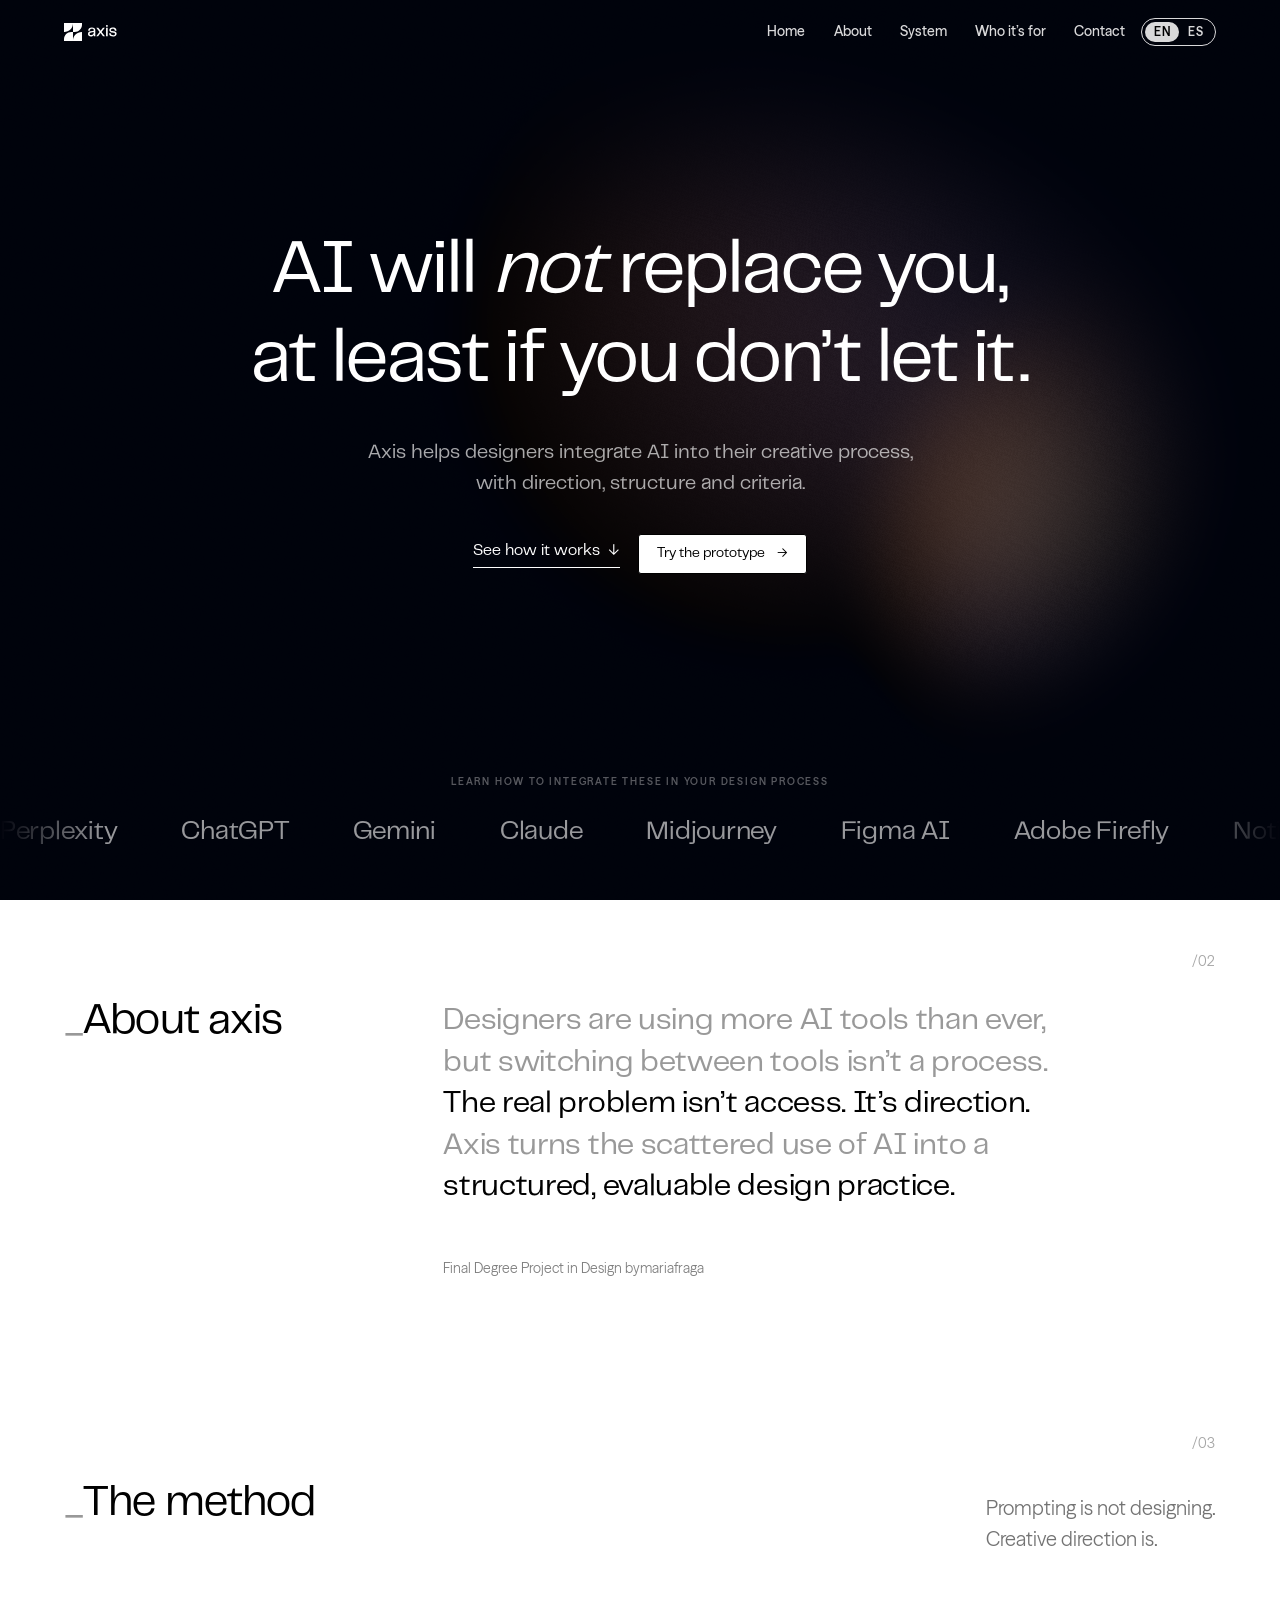
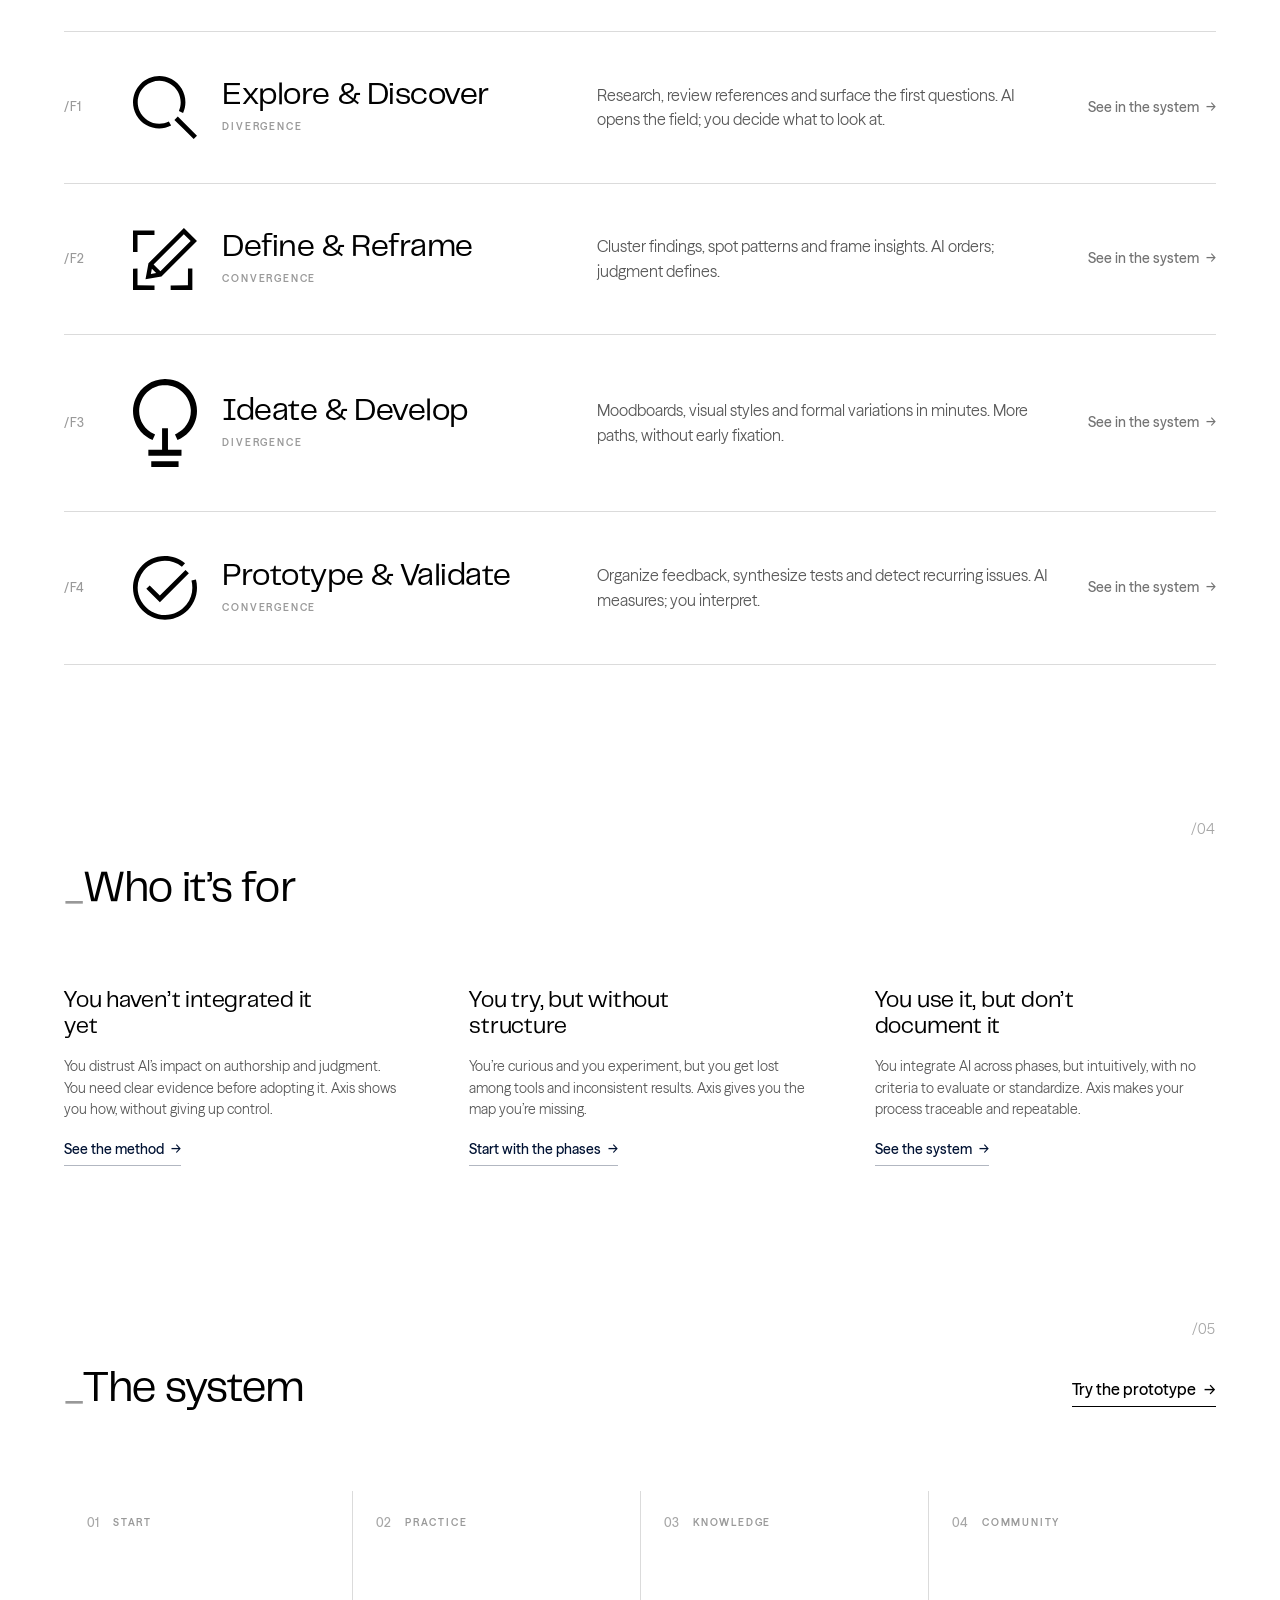
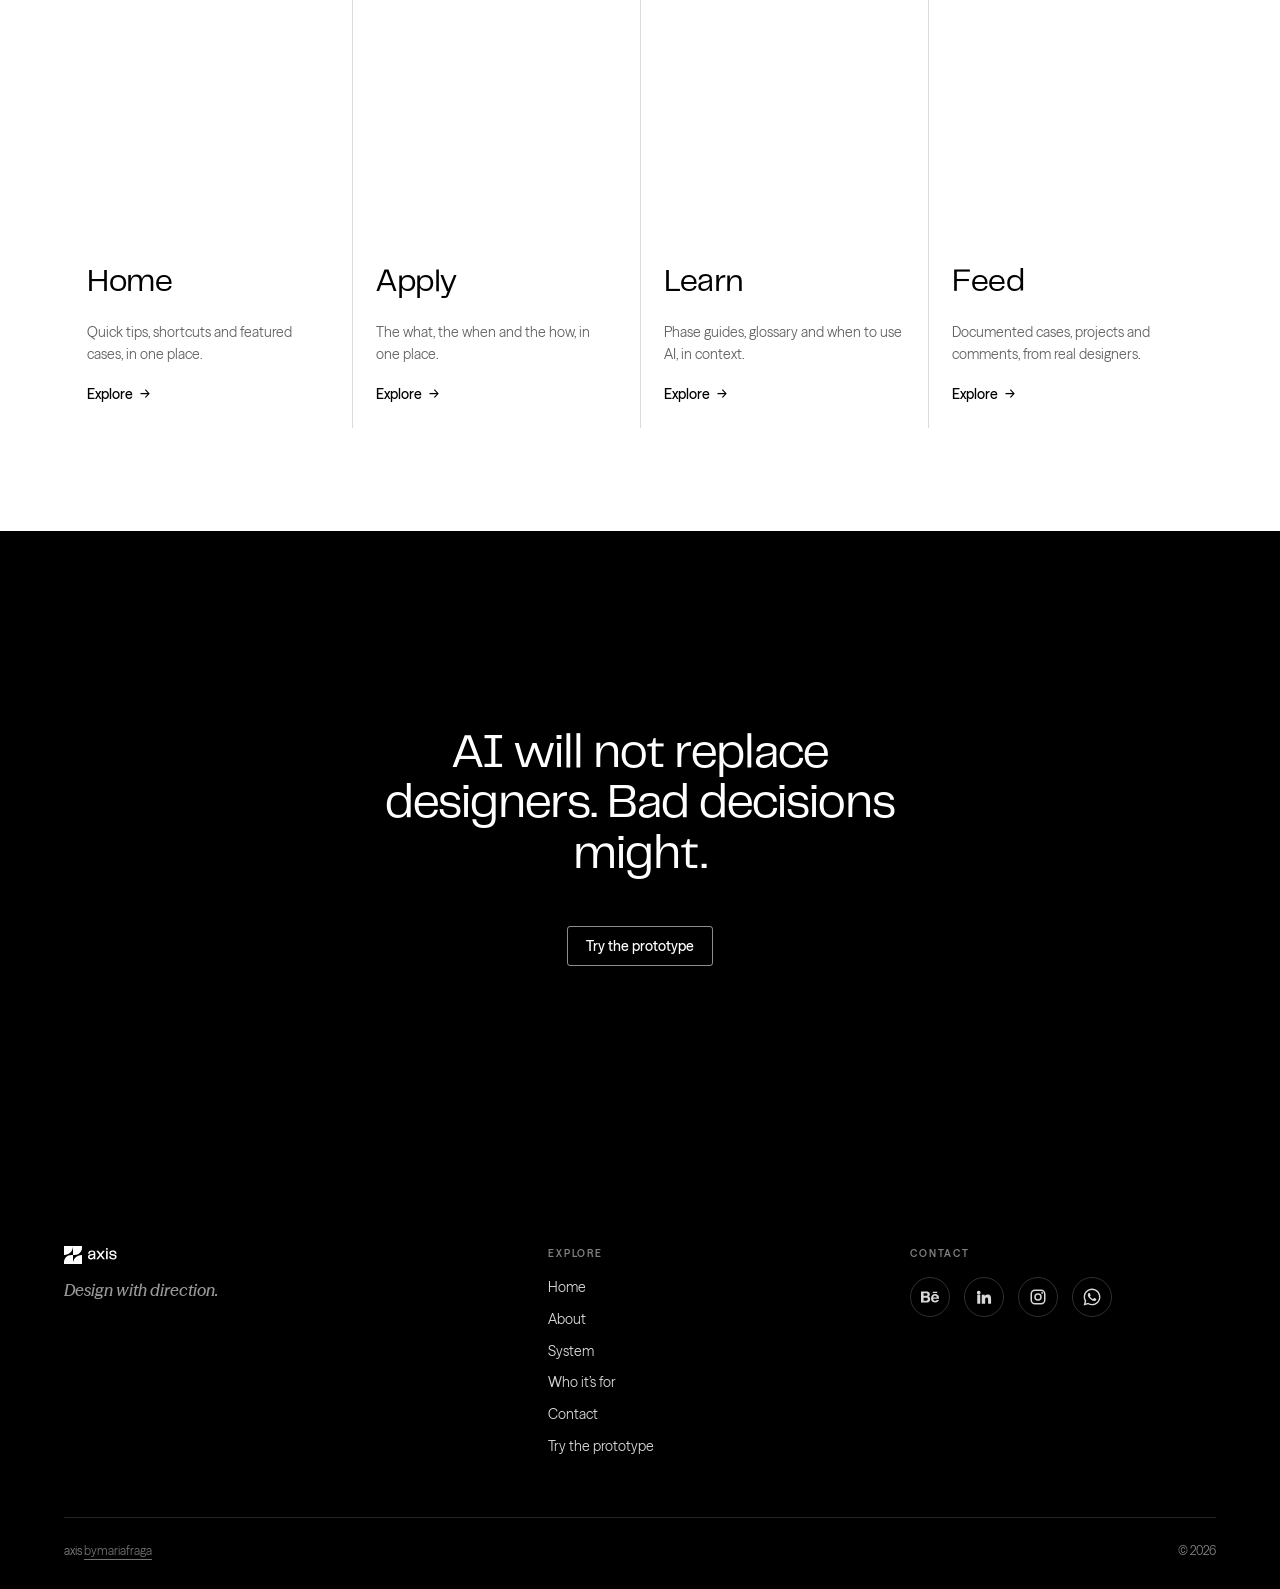
<file: index.html>
<!DOCTYPE html>
<html lang="en" data-lang="en">
<head>
  <meta charset="UTF-8" />
  <link rel="icon" type="image/svg+xml" href="favicon.svg" />
  <meta name="viewport" content="width=device-width, initial-scale=1.0" />
  <title>axis.com — Design with direction.</title>
  <meta name="description" content="The system that organizes AI by design phase — so you use it with judgment." />
  <link rel="preload" href="fonts/PPTelegraf-Regular.woff2" as="font" type="font/woff2" crossorigin />
  <link rel="preload" href="fonts/SeasonSans-Regular.woff2" as="font" type="font/woff2" crossorigin />
  <link href="https://fonts.googleapis.com/css2?family=Inter:wght@400;500;600;700&display=swap" rel="stylesheet" />
  <link rel="stylesheet" href="css/styles.css?v=16" />
</head>
<body data-page="home">

  <!-- Símbolo del logo (reutilizable) -->
  <svg width="0" height="0" style="position:absolute" aria-hidden="true">
    <symbol id="axis-mark" viewBox="0 0 53.57 53.57">
      <path fill="currentColor" d="M53.57,5.26V0H0v26.79h.69c14.41,0,26.09-11.68,26.09-26.09v26.09h5.26c11.89,0,21.53-9.64,21.53-21.53Z"/>
      <path fill="currentColor" d="M21.53,26.79C9.64,26.79,0,36.42,0,48.31v5.26h53.57v-26.79h-.69c-14.41,0-26.09,11.68-26.09,26.09v-26.09h-5.26Z"/>
    </symbol>
  </svg>

  <header id="site-header"></header>

  <main>
    <!-- ============================ HERO (con marquee integrado) ============================ -->
    <section class="hero" id="hero">
      <canvas class="hero__flow" id="heroFlow" aria-hidden="true"></canvas>
      <div class="container hero__inner">
        <h1 class="hero__title" aria-label="AI will not replace you, at least if you don't let it.">
          <span class="line"><span data-i18n-html="hero.l1">AI will <em>not</em> replace you,</span></span>
          <span class="line"><span data-i18n="hero.l2">at least if you don’t let it.</span></span>
        </h1>
        <p class="hero__sub" data-i18n="hero.sub">Axis helps designers integrate AI into their creative process  with direction, structure and criteria.</p>
        <div class="hero__actions">
          <a class="link-cta" href="#about">
            <span data-i18n="hero.cta_secondary">See how it works</span>
            <span class="arrow" aria-hidden="true">↓</span>
          </a>
          <a class="btn" href="https://www.figma.com/proto/AIfOQhoTMu2t0PU6HZ3LBQ/AXIS?node-id=1085-5178&t=FnMb1fi6BWgk1GdY-1" target="_blank" rel="noopener">
            <span data-i18n="cta.prototype">Try the prototype</span><span class="arrow" aria-hidden="true">→</span>
          </a>
        </div>
      </div>

      <div class="hero__marquee marquee" aria-label="Tools axis organizes by phase">
        <p class="marquee__label eyebrow" data-i18n="marquee.label">learn how to integrate these in your design process</p>
        <div class="marquee__viewport">
          <div class="marquee__track" id="marqueeTrack">
            <span class="marquee__item">Perplexity</span>
            <span class="marquee__item">ChatGPT</span>
            <span class="marquee__item">Gemini</span>
            <span class="marquee__item">Claude</span>
            <span class="marquee__item">Midjourney</span>
            <span class="marquee__item">Figma AI</span>
            <span class="marquee__item">Adobe Firefly</span>
            <span class="marquee__item">Notion AI</span>
            <span class="marquee__item">Dovetail</span>
            <span class="marquee__item">Maze</span>
            <span class="marquee__item">Google Trends</span>
            <span class="marquee__item">Stable Diffusion</span>
          </div>
        </div>
      </div>
    </section>

    <!-- ============================ /02 ABOUT ============================ -->
    <section class="section about" id="about">
      <span class="sec-num">/02</span>
      <div class="container">
        <div class="about__grid reveal">
          <h2 class="about__label" data-i18n="about.label">About axis</h2>
          <div>
            <p class="about__text" data-i18n-html="about.text">Axis is the system that helps designers integrate AI into their process — <span class="hl">by phase, with criteria, and without giving up authorship.</span> It turns the scattered use of AI tools into a <span class="hl">structured, evaluable and repeatable</span> practice. Less trial and error, more direction.</p>
            <p class="about__note" data-i18n="about.note">Final Degree Project in Design bymariafraga</p>
          </div>
        </div>
      </div>
    </section>

    <!-- ============================ /03 THE METHOD ============================ -->
    <section class="section method" id="method">
      <span class="sec-num">/03</span>
      <div class="container">
        <div class="block-head reveal">
          <h2 class="block-head__label" data-i18n="phases.heading">The method</h2>
          <p class="block-head__tag" data-i18n-html="phases.tag">Prompting is not designing.<br>Creative direction is.</p>
        </div>

        <a class="prow reveal" href="#system">
          <div class="prow__id">/F1</div>
          <div class="prow__lead">
            <span class="prow__glyph"><svg viewBox="0 0 204.43 201.02" fill="currentColor"><path d="M118.16,24.46c-25.7-15.32-57.87-11.32-79.69,7.88-21.67,19.06-29.67,50.23-18.18,77.56,15.44,36.73,58.38,52.96,94.14,35.29l7.32,12.91c-40.1,20.51-88.29,5.79-110.8-33.08C-7.75,92.74-1.91,51.74,24.03,25.27,49.74-.98,90.37-7.94,123.12,9.9c38.73,21.1,55.1,67.63,36.87,107.95-4.99-1.4-9.01-3.19-13.39-5.82,13.78-32.27,2.38-69.19-28.45-87.57Z"/><polygon points="193.87 201.02 161.79 169.29 132.18 140.25 143.1 129.62 204.43 190.55 193.87 201.02"/></svg></span>
            <span class="prow__labels">
              <span class="prow__name" data-i18n="f1.label">Explore &amp; Discover</span>
              <span class="prow__cat eyebrow" data-i18n="f1.cat">Divergence</span>
            </span>
          </div>
          <p class="prow__body" data-i18n="f1.body">Research, review references and surface the first questions. AI opens the field; you decide what to look at.</p>
          <span class="prow__link"><span data-i18n="phases.rowlink">See in the system</span><span class="arrow" aria-hidden="true">→</span></span>
        </a>

        <a class="prow reveal" href="#system">
          <div class="prow__id">/F2</div>
          <div class="prow__lead">
            <span class="prow__glyph"><svg viewBox="0 0 211.19 204.53" fill="currentColor"><path d="M41.15,169.57l9.87-53.09,83.07-82.86L168.09,0l43.1,42.87-117.32,117.33-52.71,9.36ZM90.36,142.82l100-99.96-22.62-22.19-99.88,99.89,22.5,22.27ZM76.41,148.41l-14.14-14.08-3.32,17.16,17.46-3.08Z"/><polygon points="14.93 23.2 14.87 79.18 .04 79.21 0 8.11 70.84 8.04 70.89 23.2 14.93 23.2"/><polygon points="124.39 204.52 124.19 189.42 181.3 189.32 181.41 134.04 195.92 133.91 195.94 204.52 124.39 204.52"/><polygon points="70.96 189.4 71.03 204.5 .02 204.53 0 134.13 14.86 133.92 14.89 189.31 70.96 189.4"/></svg></span>
            <span class="prow__labels">
              <span class="prow__name" data-i18n="f2.label">Define &amp; Reframe</span>
              <span class="prow__cat eyebrow" data-i18n="f2.cat">Convergence</span>
            </span>
          </div>
          <p class="prow__body" data-i18n="f2.body">Cluster findings, spot patterns and frame insights. AI orders; judgment defines.</p>
          <span class="prow__link"><span data-i18n="phases.rowlink">See in the system</span><span class="arrow" aria-hidden="true">→</span></span>
        </a>

        <a class="prow reveal" href="#system">
          <div class="prow__id">/F3</div>
          <div class="prow__lead">
            <span class="prow__glyph"><svg viewBox="0 0 156.91 216.95" fill="currentColor"><path d="M71.93,15.58c-23.63,2.66-42.26,16.83-51.51,37.73-14.33,32.37.96,69.31,33.74,82.54l-6.22,13.57C8.01,133.01-10.71,87.77,6.27,48.32,22.67,10.19,65.1-9.53,104.73,4.54c18.33,6.5,33.4,19.84,42.68,36.82,22.09,40.42,4.16,90.53-38.32,108.13l-6.15-13.67c24.9-10.49,40.62-34.48,38.69-61.55-2.53-35.57-33.67-62.75-69.71-58.7Z"/><polygon points="118.83 188.36 37.68 188.48 37.65 173.36 71.3 173.19 71.27 120.75 85.69 120.56 85.76 173.27 118.94 173.26 118.83 188.36"/><polygon points="111.73 216.82 44.86 216.95 44.76 201.74 111.77 201.72 111.73 216.82"/></svg></span>
            <span class="prow__labels">
              <span class="prow__name" data-i18n="f3.label">Ideate &amp; Develop</span>
              <span class="prow__cat eyebrow" data-i18n="f3.cat">Divergence</span>
            </span>
          </div>
          <p class="prow__body" data-i18n="f3.body">Moodboards, visual styles and formal variations in minutes. More paths, without early fixation.</p>
          <span class="prow__link"><span data-i18n="phases.rowlink">See in the system</span><span class="arrow" aria-hidden="true">→</span></span>
        </a>

        <a class="prow reveal" href="#system">
          <div class="prow__id">/F4</div>
          <div class="prow__lead">
            <span class="prow__glyph"><svg viewBox="0 0 203.75 203.17" fill="currentColor"><path d="M170.27,154.67c17.67-22.17,22.38-49.31,15.9-76.4l14.18-3.36c10.22,38.86-3.09,79.24-33.42,104.57-37.24,31.1-90.76,31.57-128.24,1.46C-5.27,145.63-13.06,82.96,21.97,38.31,56.39-5.56,121.9-13.3,165.68,23.14l-9.97,11.28C119.39,4.54,64.33,10.33,34.71,46.48c-17.39,21.23-23.99,49.01-17.34,75.3,8.08,31.97,32.9,56.02,62.89,63.51,34.13,8.53,68.4-3.52,90-30.62Z"/><polygon points="42.4 104.54 53.11 93.82 85.42 125.82 167.19 44.63 177.9 55.1 85.54 146.93 42.4 104.54"/></svg></span>
            <span class="prow__labels">
              <span class="prow__name" data-i18n="f4.label">Prototype &amp; Validate</span>
              <span class="prow__cat eyebrow" data-i18n="f4.cat">Convergence</span>
            </span>
          </div>
          <p class="prow__body" data-i18n="f4.body">Organize feedback, synthesize tests and detect recurring issues. AI measures; you interpret.</p>
          <span class="prow__link"><span data-i18n="phases.rowlink">See in the system</span><span class="arrow" aria-hidden="true">→</span></span>
        </a>
      </div>
    </section>

    <!-- ============================ /04 WHO IT'S FOR ============================ -->
    <section class="section who" id="who">
      <span class="sec-num">/04</span>
      <div class="container">
        <div class="block-head reveal">
          <h2 class="block-head__label" data-i18n="who.heading">Who it’s for</h2>
        </div>
        <div class="cols">
          <div class="col reveal">
            <h3 class="col__title" data-i18n="w1.title">You haven’t integrated it yet</h3>
            <p class="col__body" data-i18n="w1.body">You distrust AI’s impact on authorship and judgment. You need clear evidence before adopting it. Axis shows you how, without giving up control.</p>
            <a class="col__link" href="#method"><span data-i18n="w1.link">See the method</span><span class="arrow" aria-hidden="true">→</span></a>
          </div>
          <div class="col reveal">
            <h3 class="col__title" data-i18n="w2.title">You try, but without structure</h3>
            <p class="col__body" data-i18n="w2.body">You’re curious and you experiment, but you get lost among tools and inconsistent results. Axis gives you the map you’re missing.</p>
            <a class="col__link" href="#method"><span data-i18n="w2.link">Start with the phases</span><span class="arrow" aria-hidden="true">→</span></a>
          </div>
          <div class="col reveal">
            <h3 class="col__title" data-i18n="w3.title">You use it, but don’t document it</h3>
            <p class="col__body" data-i18n="w3.body">You integrate AI across phases, but intuitively, with no criteria to evaluate or standardize. Axis makes your process traceable and repeatable.</p>
            <a class="col__link" href="#system"><span data-i18n="w3.link">See the system</span><span class="arrow" aria-hidden="true">→</span></a>
          </div>
        </div>
      </div>
    </section>

    <!-- ============================ /05 THE SYSTEM ============================ -->
    <section class="section system" id="system">
      <span class="sec-num">/05</span>
      <div class="container">
        <div class="block-head block-head--split reveal">
          <h2 class="block-head__label" data-i18n="system.heading">The system</h2>
          <a class="block-head__cta" href="https://www.figma.com/proto/AIfOQhoTMu2t0PU6HZ3LBQ/AXIS?node-id=1085-5178&t=FnMb1fi6BWgk1GdY-1" target="_blank" rel="noopener"><span data-i18n="cta.prototype">Try the prototype</span><span class="arrow" aria-hidden="true">→</span></a>
        </div>

        <div class="stories">
          <a class="story reveal" href="https://www.figma.com/proto/AIfOQhoTMu2t0PU6HZ3LBQ/AXIS?node-id=1085-5178&t=FnMb1fi6BWgk1GdY-1" target="_blank" rel="noopener" data-area="01">
            <span class="story__bg" aria-hidden="true"><span class="story__motif"></span></span>
            <span class="story__mark" aria-hidden="true"><svg viewBox="0 0 53.57 53.57"><use href="#axis-mark"/></svg></span>
            <span class="story__top"><span class="story__idx">01</span><span class="story__cat eyebrow" data-i18n="c1.cat">Start</span></span>
            <span class="story__main">
              <h3 class="story__name">Home</h3>
              <p class="story__desc" data-i18n="c1.desc">Quick tips, shortcuts and featured cases. The whole system, one tap away.</p>
              <span class="story__link"><span data-i18n="card.link">Explore</span><span class="arrow" aria-hidden="true">→</span></span>
            </span>
          </a>

          <a class="story reveal" href="https://www.figma.com/proto/AIfOQhoTMu2t0PU6HZ3LBQ/AXIS?node-id=1085-5178&t=FnMb1fi6BWgk1GdY-1" target="_blank" rel="noopener" data-area="02">
            <span class="story__bg" aria-hidden="true"><span class="story__motif"></span></span>
            <span class="story__mark" aria-hidden="true"><svg viewBox="0 0 53.57 53.57"><use href="#axis-mark"/></svg></span>
            <span class="story__top"><span class="story__idx">02</span><span class="story__cat eyebrow" data-i18n="c2.cat">Practice</span></span>
            <span class="story__main">
              <h3 class="story__name">Apply</h3>
              <p class="story__desc" data-i18n="c2.desc">Prompt generator, tools by category and evaluation criteria.</p>
              <span class="story__link"><span data-i18n="card.link">Explore</span><span class="arrow" aria-hidden="true">→</span></span>
            </span>
          </a>

          <a class="story reveal" href="https://www.figma.com/proto/AIfOQhoTMu2t0PU6HZ3LBQ/AXIS?node-id=1085-5178&t=FnMb1fi6BWgk1GdY-1" target="_blank" rel="noopener" data-area="03">
            <span class="story__bg" aria-hidden="true"><span class="story__motif"></span></span>
            <span class="story__mark" aria-hidden="true"><svg viewBox="0 0 53.57 53.57"><use href="#axis-mark"/></svg></span>
            <span class="story__top"><span class="story__idx">03</span><span class="story__cat eyebrow" data-i18n="c3.cat">Knowledge</span></span>
            <span class="story__main">
              <h3 class="story__name">Learn</h3>
              <p class="story__desc" data-i18n="c3.desc">Phase guides, applied glossary and when to use AI.</p>
              <span class="story__link"><span data-i18n="card.link">Explore</span><span class="arrow" aria-hidden="true">→</span></span>
            </span>
          </a>

          <a class="story reveal" href="https://www.figma.com/proto/AIfOQhoTMu2t0PU6HZ3LBQ/AXIS?node-id=1085-5178&t=FnMb1fi6BWgk1GdY-1" target="_blank" rel="noopener" data-area="04">
            <span class="story__bg" aria-hidden="true"><span class="story__motif"></span></span>
            <span class="story__mark" aria-hidden="true"><svg viewBox="0 0 53.57 53.57"><use href="#axis-mark"/></svg></span>
            <span class="story__top"><span class="story__idx">04</span><span class="story__cat eyebrow" data-i18n="c4.cat">Community</span></span>
            <span class="story__main">
              <h3 class="story__name">Feed</h3>
              <p class="story__desc" data-i18n="c4.desc">Documented real cases, projects and comments.</p>
              <span class="story__link"><span data-i18n="card.link">Explore</span><span class="arrow" aria-hidden="true">→</span></span>
            </span>
          </a>
        </div>
      </div>
    </section>

    <!-- ============================ CTA FINAL ============================ -->
    <section class="final-cta" id="cta">
      <div class="container final-cta__inner reveal">
        <h2 data-i18n="finalcta.title">Your creative process, with more direction.</h2>
        <a class="btn btn--on-dark" href="https://www.figma.com/proto/AIfOQhoTMu2t0PU6HZ3LBQ/AXIS?node-id=1085-5178&t=FnMb1fi6BWgk1GdY-1" target="_blank" rel="noopener" data-i18n="cta.prototype">Try the prototype</a>
      </div>
    </section>
  </main>

  <footer id="site-footer"></footer>

  <script src="js/script.js?v=16"></script>
  <script src="js/hero-flow.js?v=27"></script>
  <script src="js/card-flow.js?v=1"></script>
</body>
</html>
</file>
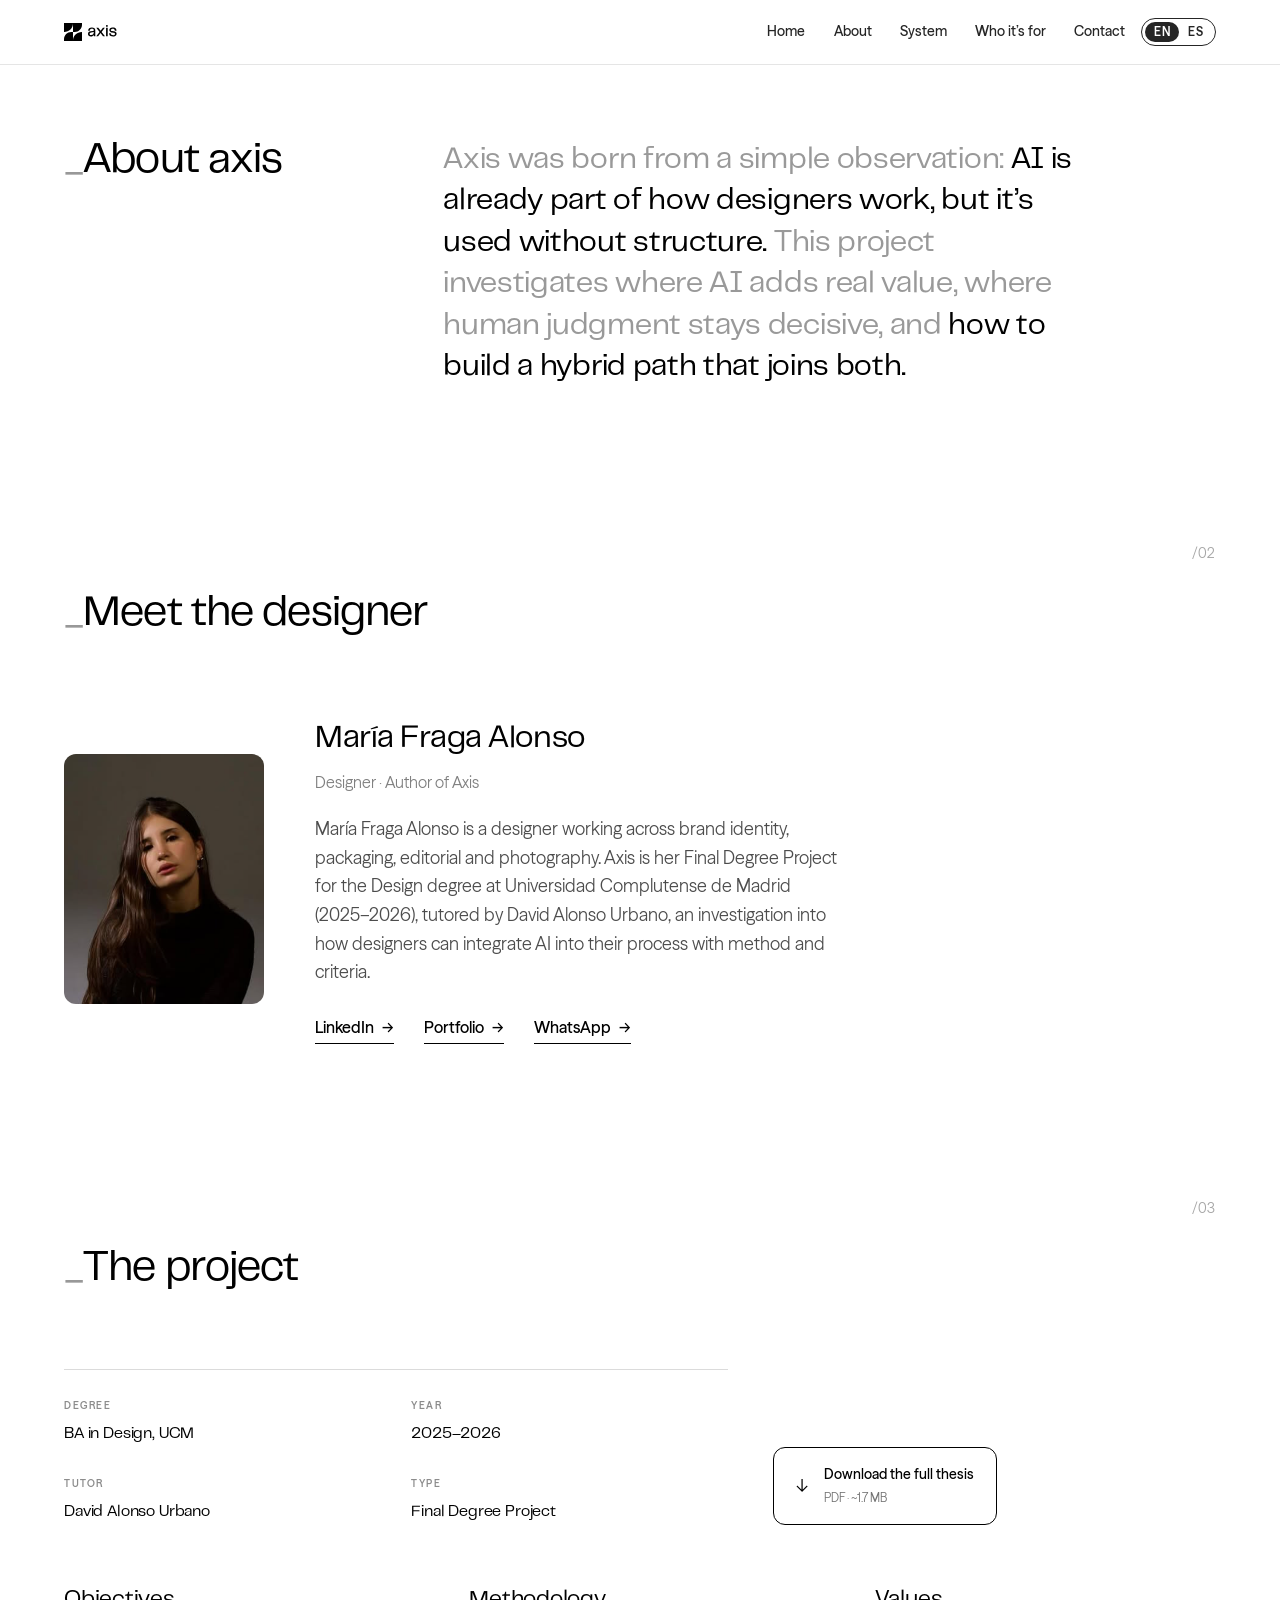
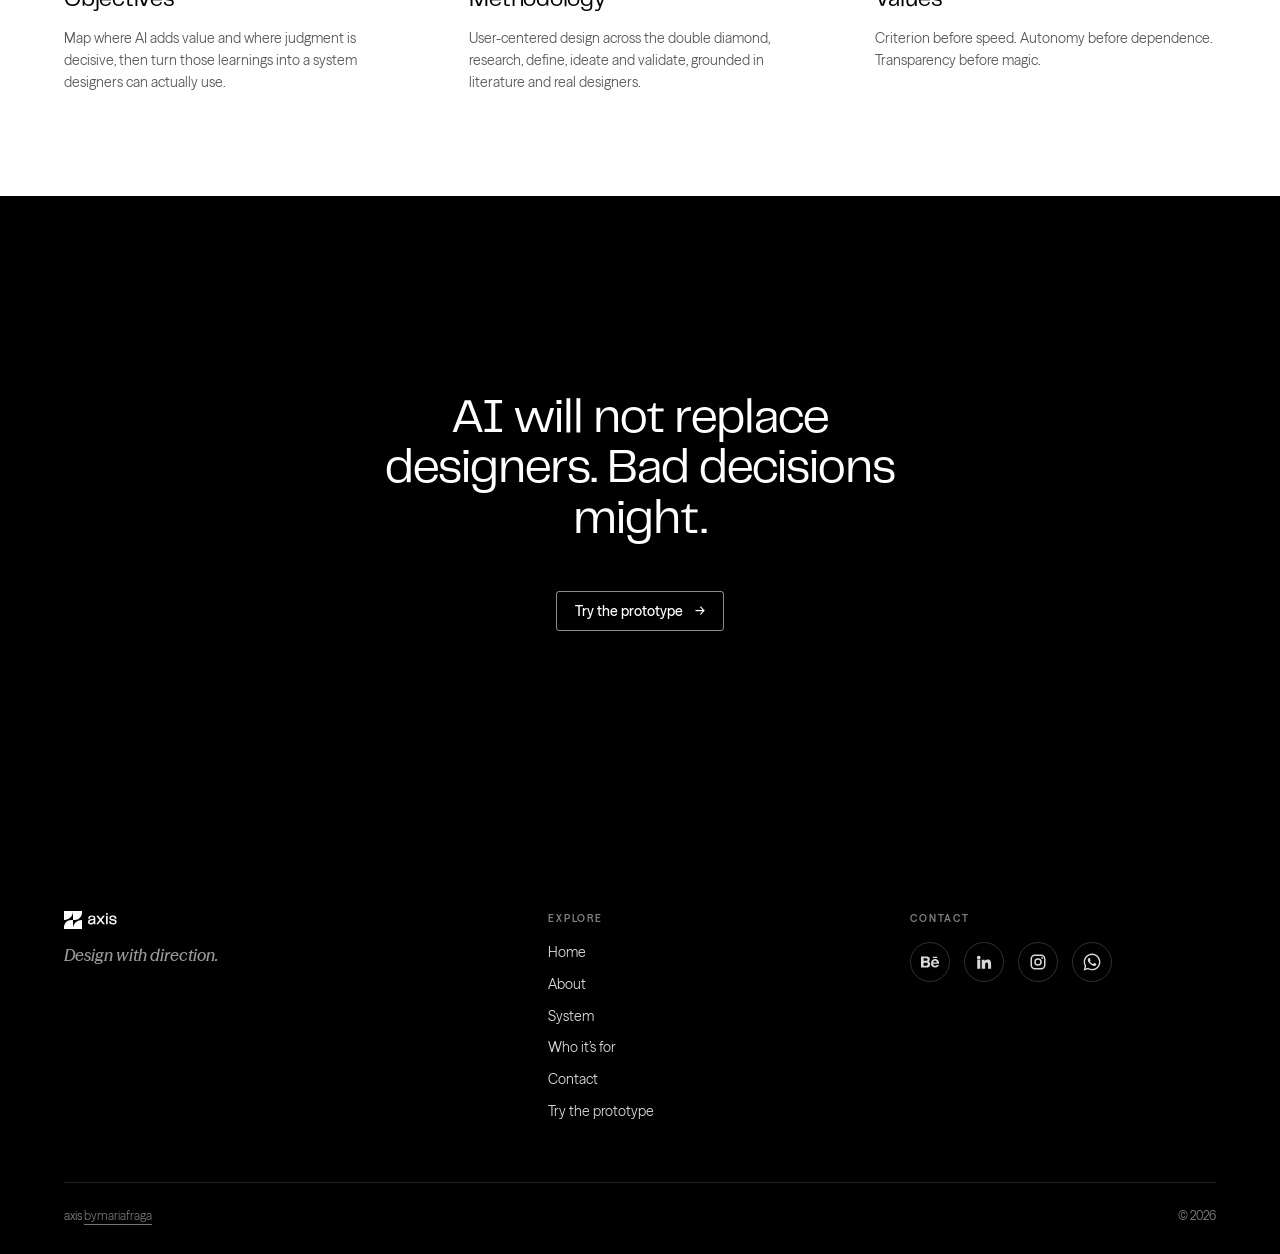
<file: about.html>
<!DOCTYPE html>
<html lang="en" data-lang="en">
<head>
  <meta charset="UTF-8" />
  <link rel="icon" type="image/svg+xml" href="favicon.svg" />
  <meta name="viewport" content="width=device-width, initial-scale=1.0" />
  <title>axis.com — About</title>
  <meta name="description" content="About axis — a Final Degree Project by María Fraga Alonso." />
  <link rel="preload" href="fonts/PPTelegraf-Regular.woff2" as="font" type="font/woff2" crossorigin />
  <link rel="preload" href="fonts/SeasonSans-Regular.woff2" as="font" type="font/woff2" crossorigin />
  <link href="https://fonts.googleapis.com/css2?family=Inter:wght@400;500;600;700&display=swap" rel="stylesheet" />
  <link rel="stylesheet" href="css/styles.css?v=16" />
</head>
<body data-page="about">

  <svg width="0" height="0" style="position:absolute" aria-hidden="true">
    <symbol id="axis-mark" viewBox="0 0 53.57 53.57">
      <path fill="currentColor" d="M53.57,5.26V0H0v26.79h.69c14.41,0,26.09-11.68,26.09-26.09v26.09h5.26c11.89,0,21.53-9.64,21.53-21.53Z"/>
      <path fill="currentColor" d="M21.53,26.79C9.64,26.79,0,36.42,0,48.31v5.26h53.57v-26.79h-.69c-14.41,0-26.09,11.68-26.09,26.09v-26.09h-5.26Z"/>
    </symbol>
  </svg>

  <header id="site-header"></header>

  <main>
    <!-- intro -->
    <section class="section about page-top" id="about-intro">
      <div class="container">
        <div class="about__grid reveal">
          <h1 class="about__label" data-i18n="ab.label">About axis</h1>
          <div>
            <p class="about__text" data-i18n-html="ab.intro">Axis was born from a simple observation: <span class="hl">AI is already part of how designers work, but it’s used without structure.</span> This project investigates where AI adds real value, where human judgment stays decisive, and <span class="hl">how to build a hybrid path that joins both.</span></p>
          </div>
        </div>
      </div>
    </section>

    <!-- /02 meet the designer -->
    <section class="section meet" id="meet">
      <span class="sec-num">/02</span>
      <div class="container">
        <div class="block-head reveal"><h2 class="block-head__label" data-i18n="ab.meet">Meet the designer</h2></div>
        <div class="meet__grid reveal">
          <figure class="meet__photo"><img src="assets/maria-fraga.png" alt="María Fraga Alonso" /></figure>
          <div class="meet__info">
            <h3 class="meet__name">María Fraga Alonso</h3>
            <p class="meet__role" data-i18n="ab.role">Designer · Author of Axis</p>
            <p class="meet__bio" data-i18n="ab.bio">María Fraga Alonso is a designer working across brand identity, packaging, editorial and photography. Axis is her Final Degree Project for the Design degree at Universidad Complutense de Madrid (2025–2026), tutored by David Alonso Urbano — an investigation into how designers can integrate AI into their process with method and criteria.</p>
            <div class="meet__links">
              <a class="link-cta" href="https://es.linkedin.com/in/maría-fraga-alonso-6b1128278/es" target="_blank" rel="noopener">LinkedIn <span class="arrow" aria-hidden="true">→</span></a>
              <a class="link-cta" href="https://bymariafraga.myportfolio.com" target="_blank" rel="noopener">Portfolio <span class="arrow" aria-hidden="true">→</span></a>
              <a class="link-cta" href="https://wa.me/34674209788" target="_blank" rel="noopener">WhatsApp <span class="arrow" aria-hidden="true">→</span></a>
            </div>
          </div>
        </div>
      </div>
    </section>

    <!-- /03 the project -->
    <section class="section project" id="project">
      <span class="sec-num">/03</span>
      <div class="container">
        <div class="block-head reveal"><h2 class="block-head__label" data-i18n="ab.project">The project</h2></div>
        <div class="project__grid reveal">
          <dl class="meta">
            <div class="meta__item"><dt data-i18n="ab.f1k">Degree</dt><dd data-i18n="ab.f1v">BA in Design — UCM</dd></div>
            <div class="meta__item"><dt data-i18n="ab.f2k">Year</dt><dd data-i18n="ab.f2v">2025–2026</dd></div>
            <div class="meta__item"><dt data-i18n="ab.f3k">Tutor</dt><dd data-i18n="ab.f3v">David Alonso Urbano</dd></div>
            <div class="meta__item"><dt data-i18n="ab.f4k">Type</dt><dd data-i18n="ab.f4v">Final Degree Project</dd></div>
          </dl>
          <a class="download" href="assets/axis_fraga_maria.pdf" download>
            <span class="download__icon" aria-hidden="true">↓</span>
            <span class="download__text">
              <span class="download__title" data-i18n="ab.dlTitle">Download the full thesis</span>
              <span class="download__meta" data-i18n="ab.dlMeta">PDF · ~1.7 MB</span>
            </span>
          </a>
        </div>
        <div class="cols reveal">
          <div class="col">
            <h3 class="col__title" data-i18n="ab.c1t">Objectives</h3>
            <p class="col__body" data-i18n="ab.c1b">Map where AI adds value and where judgment is decisive, then turn those learnings into a system designers can actually use.</p>
          </div>
          <div class="col">
            <h3 class="col__title" data-i18n="ab.c2t">Methodology</h3>
            <p class="col__body" data-i18n="ab.c2b">User-centered design across the double diamond — research, define, ideate and validate — grounded in literature and real designers.</p>
          </div>
          <div class="col">
            <h3 class="col__title" data-i18n="ab.c3t">Values</h3>
            <p class="col__body" data-i18n="ab.c3b">Criterion before speed. Autonomy before dependence. Transparency before magic.</p>
          </div>
        </div>
      </div>
    </section>

    <!-- CTA -->
    <section class="final-cta" id="cta">
      <div class="container final-cta__inner reveal">
        <h2 data-i18n="finalcta.title">Your creative process, with more direction.</h2>
        <a class="btn btn--on-dark" href="https://www.figma.com/proto/AIfOQhoTMu2t0PU6HZ3LBQ/AXIS?node-id=1085-5178&t=FnMb1fi6BWgk1GdY-1" target="_blank" rel="noopener"><span data-i18n="cta.prototype">Try the prototype</span><span class="arrow" aria-hidden="true">→</span></a>
      </div>
    </section>
  </main>

  <footer id="site-footer"></footer>
  <script src="js/script.js?v=16"></script>
</body>
</html>
</file>
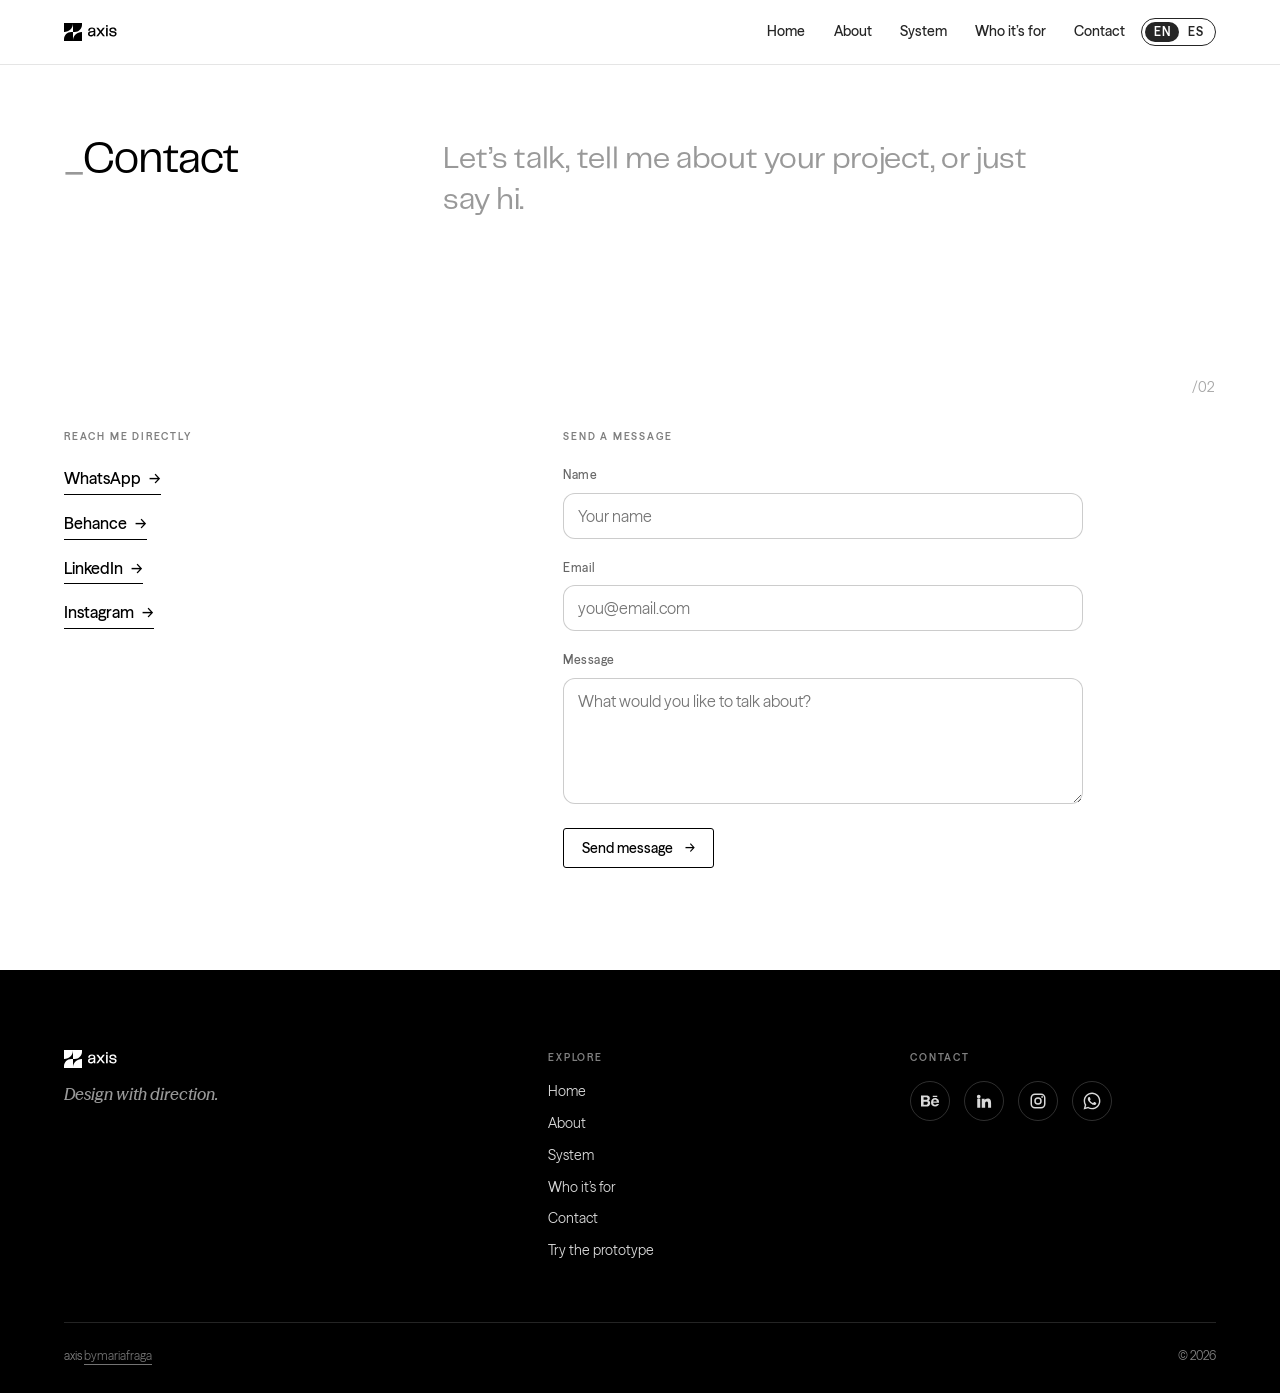
<file: contact.html>
<!DOCTYPE html>
<html lang="en" data-lang="en">
<head>
  <meta charset="UTF-8" />
  <link rel="icon" type="image/svg+xml" href="favicon.svg" />
  <meta name="viewport" content="width=device-width, initial-scale=1.0" />
  <title>axis.com — Contact</title>
  <meta name="description" content="Get in touch with María Fraga Alonso." />
  <link rel="preload" href="fonts/PPTelegraf-Regular.woff2" as="font" type="font/woff2" crossorigin />
  <link rel="preload" href="fonts/SeasonSans-Regular.woff2" as="font" type="font/woff2" crossorigin />
  <link href="https://fonts.googleapis.com/css2?family=Inter:wght@400;500;600;700&display=swap" rel="stylesheet" />
  <link rel="stylesheet" href="css/styles.css?v=16" />
</head>
<body data-page="contact">

  <header id="site-header"></header>

  <main>
    <!-- intro -->
    <section class="section about page-top" id="contact-top">
      <div class="container">
        <div class="about__grid reveal">
          <h1 class="about__label" data-i18n="ct.label">Contact</h1>
          <div>
            <p class="about__text" data-i18n="ct.intro">Let’s talk — tell me about your project, or just say hi.</p>
          </div>
        </div>
      </div>
    </section>

    <!-- direct links + form -->
    <section class="section contact" id="contact">
      <span class="sec-num">/02</span>
      <div class="container contact__grid">
        <div class="contact__direct reveal">
          <h2 class="eyebrow" data-i18n="ct.directlabel">Reach me directly</h2>
          <ul class="contact__links">
            <li><a class="link-cta" href="https://wa.me/34674209788" target="_blank" rel="noopener">WhatsApp <span class="arrow" aria-hidden="true">→</span></a></li>
            <li><a class="link-cta" href="https://www.behance.net/mariafraga3" target="_blank" rel="noopener">Behance <span class="arrow" aria-hidden="true">→</span></a></li>
            <li><a class="link-cta" href="https://es.linkedin.com/in/maría-fraga-alonso-6b1128278/es" target="_blank" rel="noopener">LinkedIn <span class="arrow" aria-hidden="true">→</span></a></li>
            <li><a class="link-cta" href="https://www.instagram.com/bymariafraga" target="_blank" rel="noopener">Instagram <span class="arrow" aria-hidden="true">→</span></a></li>
          </ul>
        </div>

        <div class="contact__formwrap reveal">
          <h2 class="eyebrow" data-i18n="ct.formlabel">Send a message</h2>
          <form id="contact-form" class="form">
            <div class="field">
              <label for="cf-name" data-i18n="ct.name">Name</label>
              <input id="cf-name" name="name" type="text" required placeholder="Your name" data-i18n-ph="ct.namePh" />
            </div>
            <div class="field">
              <label for="cf-email" data-i18n="ct.email">Email</label>
              <input id="cf-email" name="email" type="email" required placeholder="you@email.com" data-i18n-ph="ct.emailPh" />
            </div>
            <div class="field">
              <label for="cf-msg" data-i18n="ct.msg">Message</label>
              <textarea id="cf-msg" name="message" rows="5" required placeholder="What would you like to talk about?" data-i18n-ph="ct.msgPh"></textarea>
            </div>
            <button class="btn" type="submit"><span data-i18n="ct.send">Send message</span><span class="arrow" aria-hidden="true">→</span></button>
          </form>
          <p id="contact-sent" class="contact__sent" hidden data-i18n="ct.sent">Thanks — your message has been sent.</p>
        </div>
      </div>
    </section>
  </main>

  <footer id="site-footer"></footer>
  <script src="js/script.js?v=16"></script>
</body>
</html>
</file>
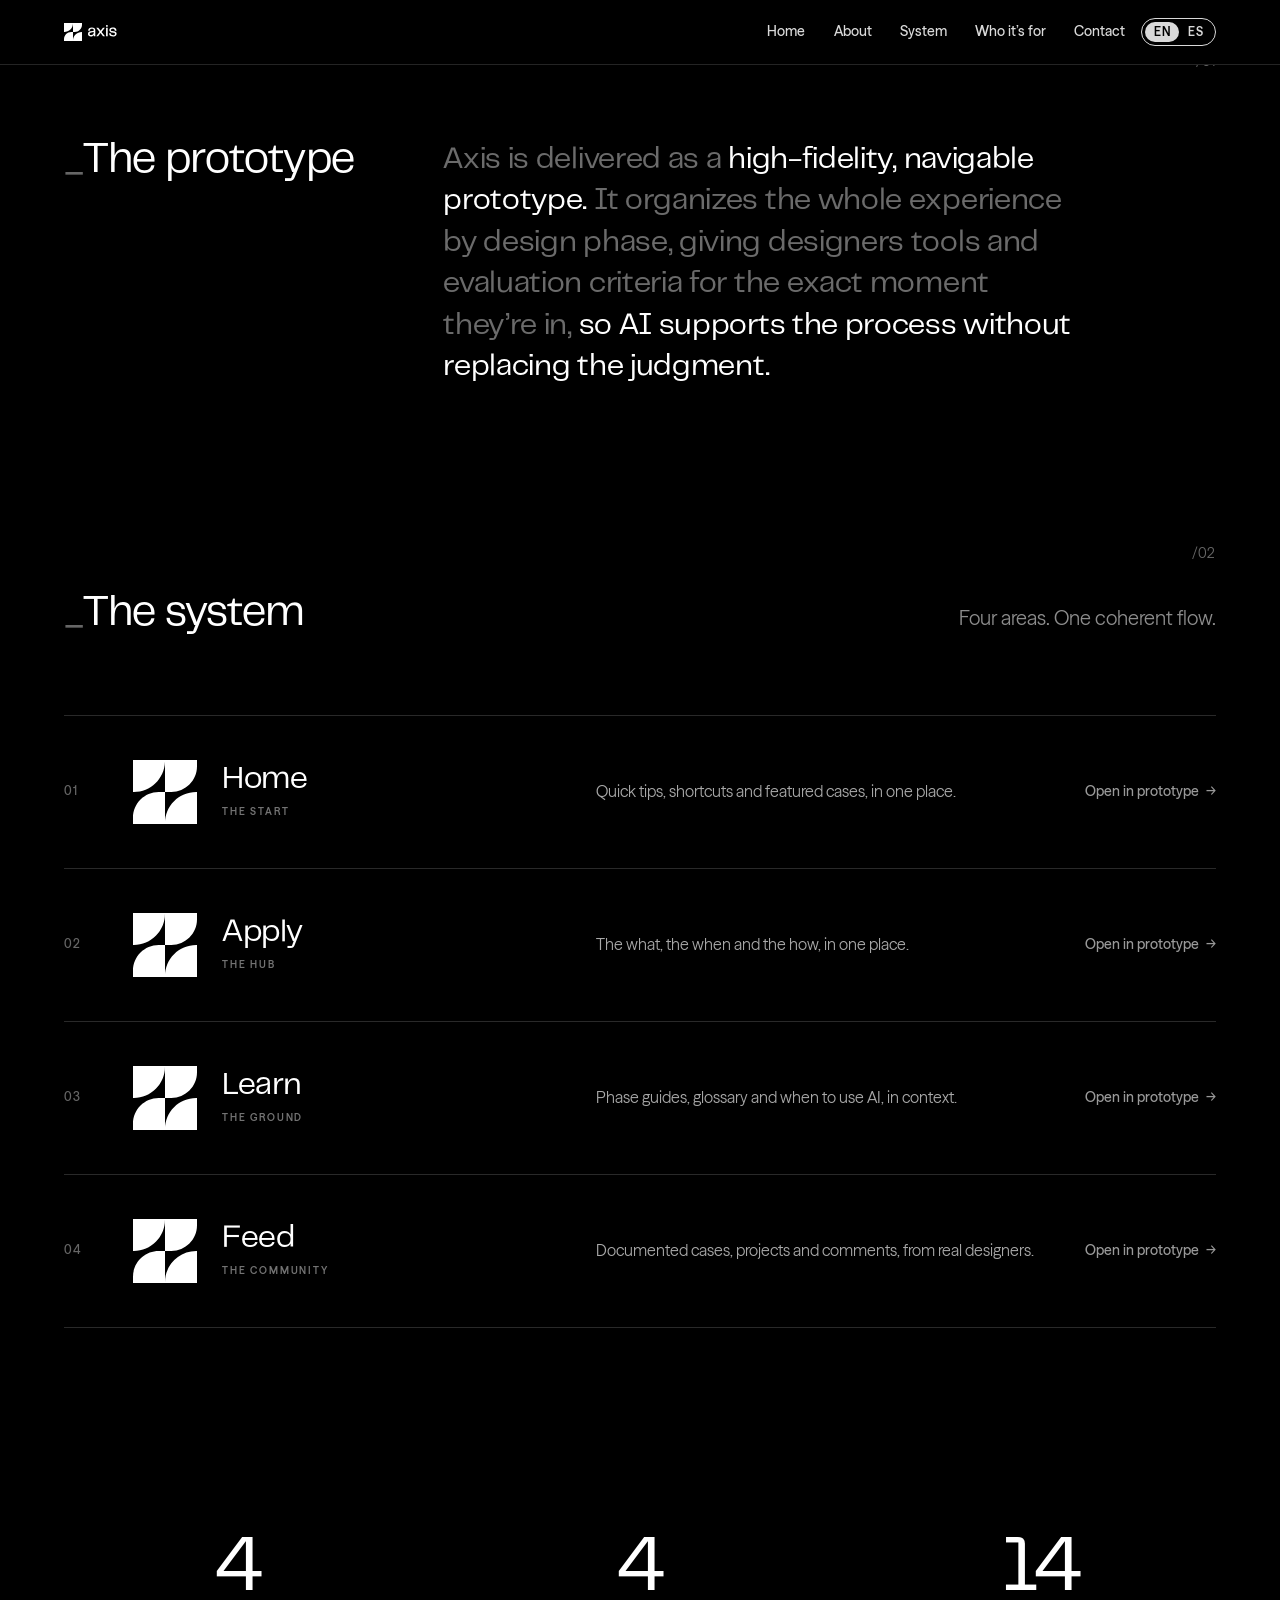
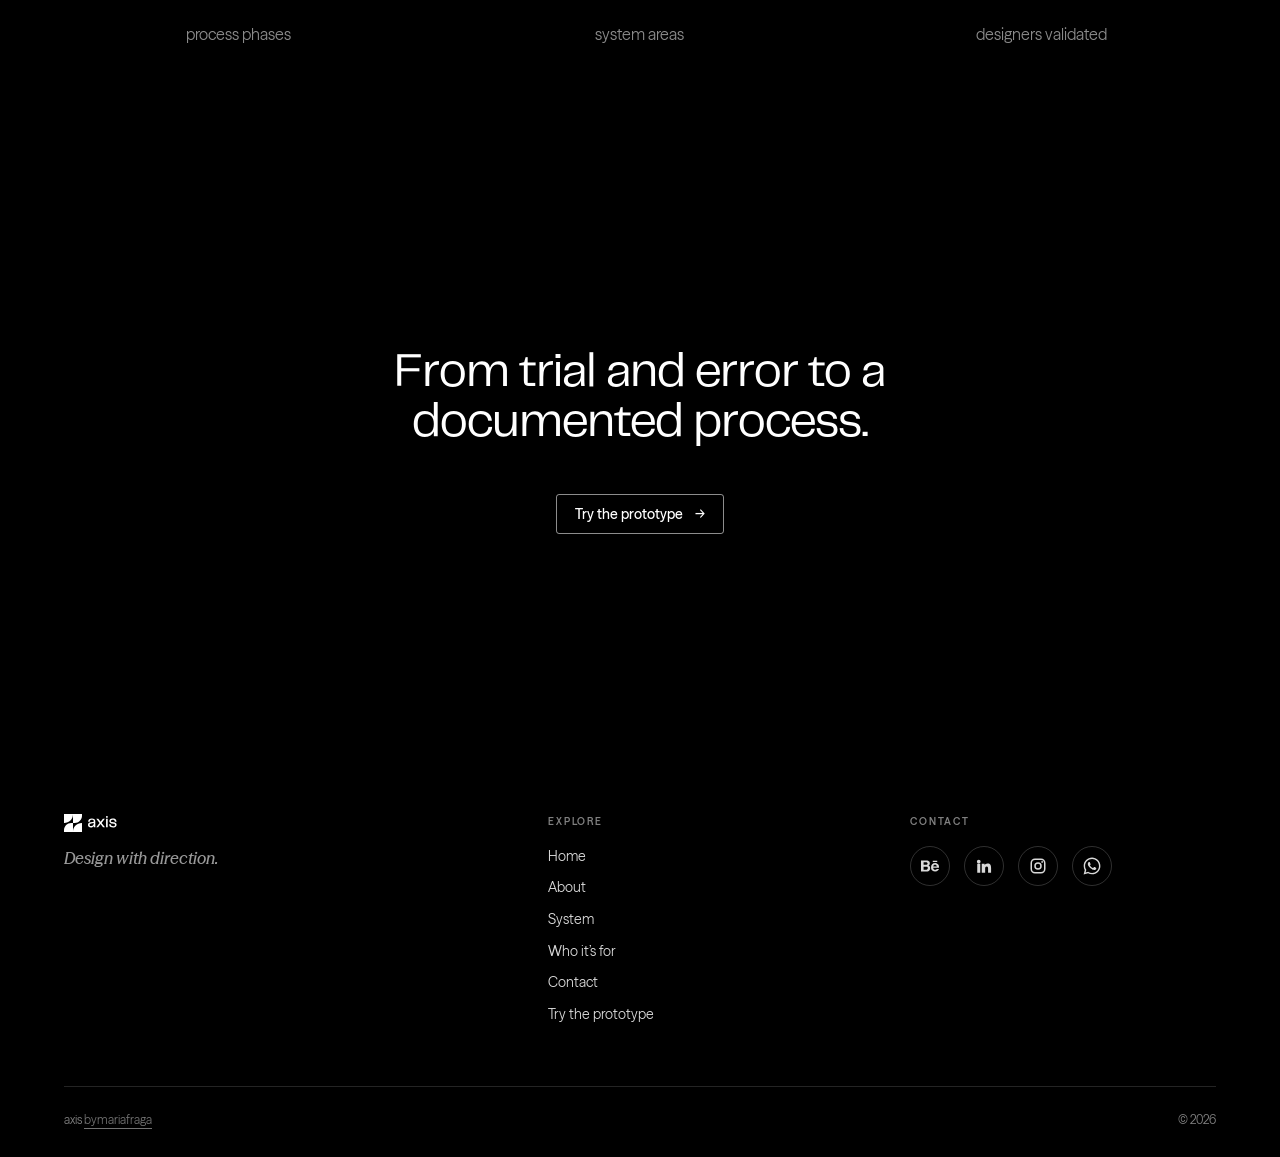
<file: system.html>
<!DOCTYPE html>
<html lang="en" data-lang="en">
<head>
  <meta charset="UTF-8" />
  <link rel="icon" type="image/svg+xml" href="favicon.svg" />
  <meta name="viewport" content="width=device-width, initial-scale=1.0" />
  <title>axis.com — System</title>
  <meta name="description" content="The axis system — a high-fidelity navigable prototype organized by design phase." />
  <link rel="preload" href="fonts/PPTelegraf-Regular.woff2" as="font" type="font/woff2" crossorigin />
  <link rel="preload" href="fonts/SeasonSans-Regular.woff2" as="font" type="font/woff2" crossorigin />
  <link href="https://fonts.googleapis.com/css2?family=Inter:wght@400;500;600;700&display=swap" rel="stylesheet" />
  <link rel="stylesheet" href="css/styles.css?v=16" />
</head>
<body data-page="system">

  <svg width="0" height="0" style="position:absolute" aria-hidden="true">
    <symbol id="axis-mark" viewBox="0 0 53.57 53.57">
      <path fill="currentColor" d="M53.57,5.26V0H0v26.79h.69c14.41,0,26.09-11.68,26.09-26.09v26.09h5.26c11.89,0,21.53-9.64,21.53-21.53Z"/>
      <path fill="currentColor" d="M21.53,26.79C9.64,26.79,0,36.42,0,48.31v5.26h53.57v-26.79h-.69c-14.41,0-26.09,11.68-26.09,26.09v-26.09h-5.26Z"/>
    </symbol>
  </svg>

  <header id="site-header"></header>

  <main>
    <!-- /01 statement -->
    <section class="section about page-top" id="sys-intro">
      <span class="sec-num">/01</span>
      <div class="container">
        <div class="about__grid reveal">
          <h1 class="about__label" data-i18n="sy.s1label">The prototype</h1>
          <div>
            <p class="about__text" data-i18n-html="sy.s1">Axis is delivered as a <span class="hl">high-fidelity, navigable prototype.</span> It organizes the whole experience by design phase, giving designers tools and evaluation criteria for the exact moment they’re in — <span class="hl">so AI supports the process without replacing the judgment.</span></p>
          </div>
        </div>
      </div>
    </section>

    <!-- /02 the system rows -->
    <section class="section method" id="sys-rows">
      <span class="sec-num">/02</span>
      <div class="container">
        <div class="block-head reveal">
          <h2 class="block-head__label" data-i18n="sy.label">The system</h2>
          <p class="block-head__tag" data-i18n="sy.tag">Four areas. One coherent flow.</p>
        </div>

        <a class="prow reveal" href="https://www.figma.com/proto/AIfOQhoTMu2t0PU6HZ3LBQ/AXIS?node-id=1085-5178&t=FnMb1fi6BWgk1GdY-1" target="_blank" rel="noopener">
          <div class="prow__id">01</div>
          <div class="prow__lead">
            <span class="prow__glyph"><svg viewBox="0 0 53.57 53.57"><use href="#axis-mark"/></svg></span>
            <span class="prow__labels"><span class="prow__name">Home</span><span class="prow__cat eyebrow" data-i18n="sy.r1tag">The start</span></span>
          </div>
          <p class="prow__body" data-i18n="sy.r1body">Quick tips, shortcuts and featured cases — the whole system at a glance, one tap away.</p>
          <span class="prow__link"><span data-i18n="sy.rowlink">Open in prototype</span><span class="arrow" aria-hidden="true">→</span></span>
        </a>

        <a class="prow reveal" href="https://www.figma.com/proto/AIfOQhoTMu2t0PU6HZ3LBQ/AXIS?node-id=1085-5178&t=FnMb1fi6BWgk1GdY-1" target="_blank" rel="noopener">
          <div class="prow__id">02</div>
          <div class="prow__lead">
            <span class="prow__glyph"><svg viewBox="0 0 53.57 53.57"><use href="#axis-mark"/></svg></span>
            <span class="prow__labels"><span class="prow__name">Apply</span><span class="prow__cat eyebrow" data-i18n="sy.r2tag">The hub</span></span>
          </div>
          <p class="prow__body" data-i18n="sy.r2body">Prompt generator, tools by category and evaluation criteria. The what, the when and the how, in one place.</p>
          <span class="prow__link"><span data-i18n="sy.rowlink">Open in prototype</span><span class="arrow" aria-hidden="true">→</span></span>
        </a>

        <a class="prow reveal" href="https://www.figma.com/proto/AIfOQhoTMu2t0PU6HZ3LBQ/AXIS?node-id=1085-5178&t=FnMb1fi6BWgk1GdY-1" target="_blank" rel="noopener">
          <div class="prow__id">03</div>
          <div class="prow__lead">
            <span class="prow__glyph"><svg viewBox="0 0 53.57 53.57"><use href="#axis-mark"/></svg></span>
            <span class="prow__labels"><span class="prow__name">Learn</span><span class="prow__cat eyebrow" data-i18n="sy.r3tag">The ground</span></span>
          </div>
          <p class="prow__body" data-i18n="sy.r3body">Phase guides, an applied glossary and when to use AI. Contextual knowledge, without jargon.</p>
          <span class="prow__link"><span data-i18n="sy.rowlink">Open in prototype</span><span class="arrow" aria-hidden="true">→</span></span>
        </a>

        <a class="prow reveal" href="https://www.figma.com/proto/AIfOQhoTMu2t0PU6HZ3LBQ/AXIS?node-id=1085-5178&t=FnMb1fi6BWgk1GdY-1" target="_blank" rel="noopener">
          <div class="prow__id">04</div>
          <div class="prow__lead">
            <span class="prow__glyph"><svg viewBox="0 0 53.57 53.57"><use href="#axis-mark"/></svg></span>
            <span class="prow__labels"><span class="prow__name">Feed</span><span class="prow__cat eyebrow" data-i18n="sy.r4tag">The community</span></span>
          </div>
          <p class="prow__body" data-i18n="sy.r4body">Documented real cases, projects and comments. Compare your process with other designers.</p>
          <span class="prow__link"><span data-i18n="sy.rowlink">Open in prototype</span><span class="arrow" aria-hidden="true">→</span></span>
        </a>
      </div>
    </section>

    <!-- stats -->
    <section class="section stats">
      <div class="container">
        <div class="stats__grid reveal">
          <div class="stat"><span class="stat__num">4</span><span class="stat__label" data-i18n="sy.st1l">process phases</span></div>
          <div class="stat"><span class="stat__num">4</span><span class="stat__label" data-i18n="sy.st2l">system areas</span></div>
          <div class="stat"><span class="stat__num">14</span><span class="stat__label" data-i18n="sy.st3l">designers validated</span></div>
        </div>
      </div>
    </section>

    <!-- CTA -->
    <section class="final-cta" id="cta">
      <div class="container final-cta__inner reveal">
        <h2 data-i18n="sy.ctaline">From trial and error to a documented process.</h2>
        <a class="btn btn--on-dark" href="https://www.figma.com/proto/AIfOQhoTMu2t0PU6HZ3LBQ/AXIS?node-id=1085-5178&t=FnMb1fi6BWgk1GdY-1" target="_blank" rel="noopener"><span data-i18n="cta.prototype">Try the prototype</span><span class="arrow" aria-hidden="true">→</span></a>
      </div>
    </section>
  </main>

  <footer id="site-footer"></footer>
  <script src="js/script.js?v=16"></script>
</body>
</html>
</file>
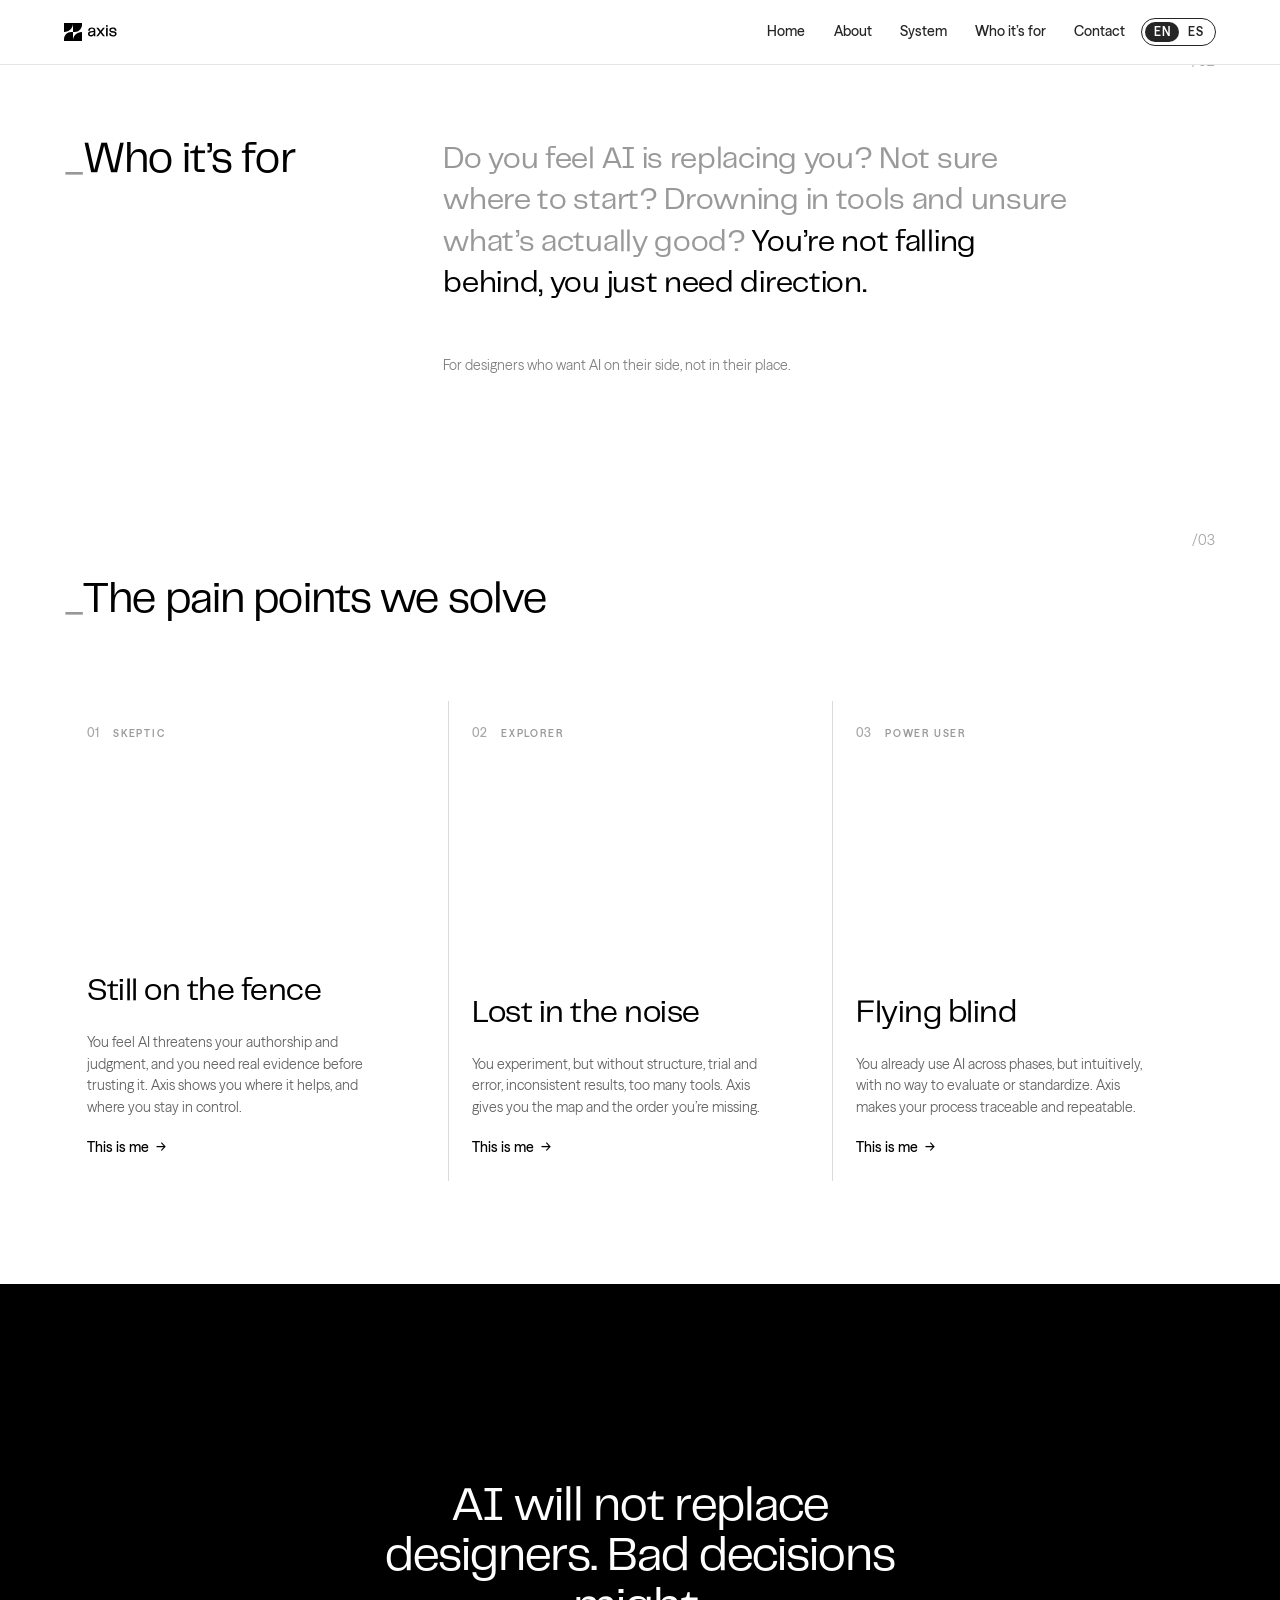
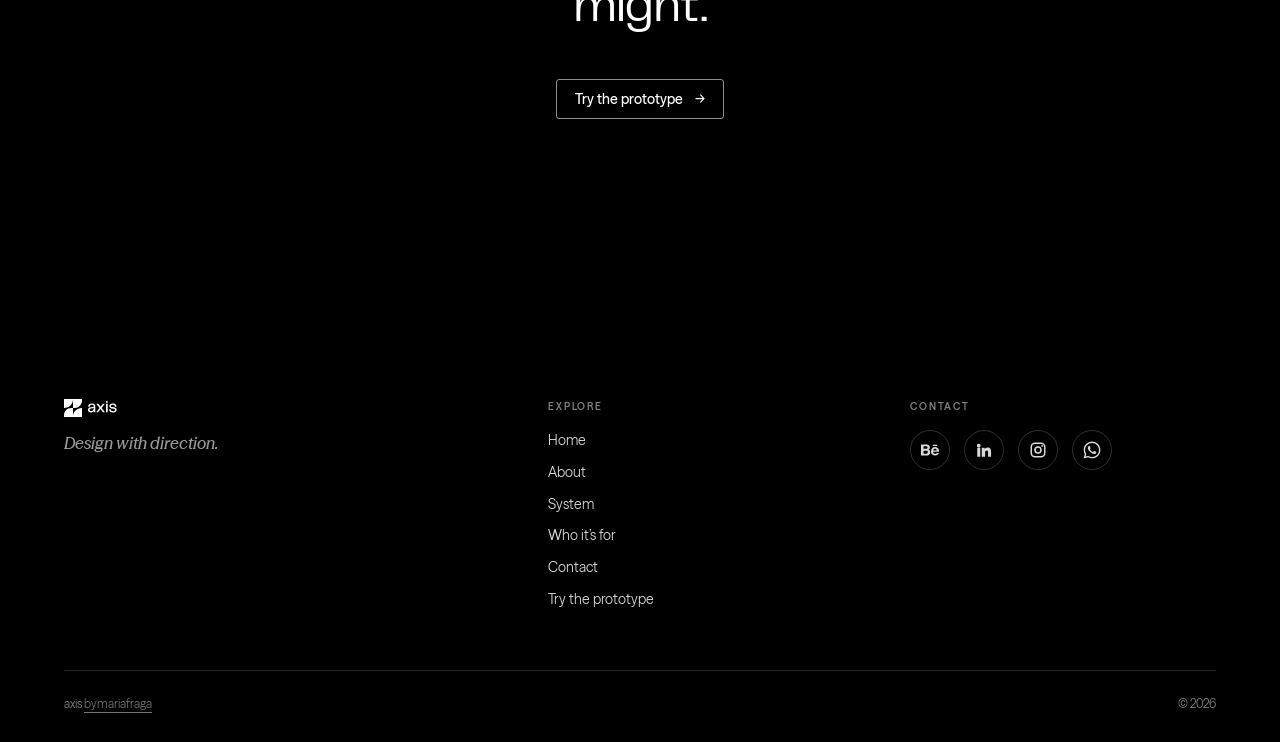
<file: who.html>
<!DOCTYPE html>
<html lang="en" data-lang="en">
<head>
  <meta charset="UTF-8" />
  <link rel="icon" type="image/svg+xml" href="favicon.svg" />
  <meta name="viewport" content="width=device-width, initial-scale=1.0" />
  <title>axis.com — Who it’s for</title>
  <meta name="description" content="Axis is for designers who want AI on their side — not in their place." />
  <link rel="preload" href="fonts/PPTelegraf-Regular.woff2" as="font" type="font/woff2" crossorigin />
  <link rel="preload" href="fonts/SeasonSans-Regular.woff2" as="font" type="font/woff2" crossorigin />
  <link href="https://fonts.googleapis.com/css2?family=Inter:wght@400;500;600;700&display=swap" rel="stylesheet" />
  <link rel="stylesheet" href="css/styles.css?v=16" />
</head>
<body data-page="who">

  <svg width="0" height="0" style="position:absolute" aria-hidden="true">
    <symbol id="axis-mark" viewBox="0 0 53.57 53.57">
      <path fill="currentColor" d="M53.57,5.26V0H0v26.79h.69c14.41,0,26.09-11.68,26.09-26.09v26.09h5.26c11.89,0,21.53-9.64,21.53-21.53Z"/>
      <path fill="currentColor" d="M21.53,26.79C9.64,26.79,0,36.42,0,48.31v5.26h53.57v-26.79h-.69c-14.41,0-26.09,11.68-26.09,26.09v-26.09h-5.26Z"/>
    </symbol>
  </svg>

  <header id="site-header"></header>

  <main>
    <!-- intro / pain question -->
    <section class="section about page-top" id="who-intro">
      <span class="sec-num">/02</span>
      <div class="container">
        <div class="about__grid reveal">
          <h1 class="about__label" data-i18n="wh.label">Who it’s for</h1>
          <div>
            <p class="about__text" data-i18n-html="wh.q">Do you feel AI is replacing you? Not sure where to start? Drowning in tools and unsure what’s actually good? <span class="hl">You’re not falling behind — you just need direction.</span></p>
            <p class="about__note" data-i18n="wh.tag">For designers who want AI on their side — not in their place.</p>
          </div>
        </div>
      </div>
    </section>

    <!-- /03 pain points · 3 profiles -->
    <section class="section system" id="who-cards">
      <span class="sec-num">/03</span>
      <div class="container">
        <div class="block-head reveal"><h2 class="block-head__label" data-i18n="wh.painlabel">The pain points we solve</h2></div>
        <div class="stories stories--3">
          <a class="story reveal" href="https://www.figma.com/proto/AIfOQhoTMu2t0PU6HZ3LBQ/AXIS?node-id=1085-5178&t=FnMb1fi6BWgk1GdY-1" target="_blank" rel="noopener" data-area="01">
            <span class="story__bg" aria-hidden="true"><span class="story__motif"></span></span>
            <span class="story__mark" aria-hidden="true"><svg viewBox="0 0 53.57 53.57"><use href="#axis-mark"/></svg></span>
            <span class="story__top"><span class="story__idx">01</span><span class="story__cat eyebrow" data-i18n="wh.p1cat">Skeptic</span></span>
            <span class="story__main">
              <h3 class="story__name" data-i18n="wh.p1name">Still on the fence</h3>
              <p class="story__desc" data-i18n="wh.p1body">You feel AI threatens your authorship and judgment, and you need real evidence before trusting it. Axis shows you where it helps — and where you stay in control.</p>
              <span class="story__link"><span data-i18n="wh.cardlink">This is me</span><span class="arrow" aria-hidden="true">→</span></span>
            </span>
          </a>

          <a class="story reveal" href="https://www.figma.com/proto/AIfOQhoTMu2t0PU6HZ3LBQ/AXIS?node-id=1085-5178&t=FnMb1fi6BWgk1GdY-1" target="_blank" rel="noopener" data-area="02">
            <span class="story__bg" aria-hidden="true"><span class="story__motif"></span></span>
            <span class="story__mark" aria-hidden="true"><svg viewBox="0 0 53.57 53.57"><use href="#axis-mark"/></svg></span>
            <span class="story__top"><span class="story__idx">02</span><span class="story__cat eyebrow" data-i18n="wh.p2cat">Explorer</span></span>
            <span class="story__main">
              <h3 class="story__name" data-i18n="wh.p2name">Lost in the noise</h3>
              <p class="story__desc" data-i18n="wh.p2body">You experiment, but without structure — trial and error, inconsistent results, too many tools. Axis gives you the map and the order you’re missing.</p>
              <span class="story__link"><span data-i18n="wh.cardlink">This is me</span><span class="arrow" aria-hidden="true">→</span></span>
            </span>
          </a>

          <a class="story reveal" href="https://www.figma.com/proto/AIfOQhoTMu2t0PU6HZ3LBQ/AXIS?node-id=1085-5178&t=FnMb1fi6BWgk1GdY-1" target="_blank" rel="noopener" data-area="03">
            <span class="story__bg" aria-hidden="true"><span class="story__motif"></span></span>
            <span class="story__mark" aria-hidden="true"><svg viewBox="0 0 53.57 53.57"><use href="#axis-mark"/></svg></span>
            <span class="story__top"><span class="story__idx">03</span><span class="story__cat eyebrow" data-i18n="wh.p3cat">Power user</span></span>
            <span class="story__main">
              <h3 class="story__name" data-i18n="wh.p3name">Flying blind</h3>
              <p class="story__desc" data-i18n="wh.p3body">You already use AI across phases, but intuitively, with no way to evaluate or standardize. Axis makes your process traceable and repeatable.</p>
              <span class="story__link"><span data-i18n="wh.cardlink">This is me</span><span class="arrow" aria-hidden="true">→</span></span>
            </span>
          </a>
        </div>
      </div>
    </section>

    <!-- CTA -->
    <section class="final-cta" id="cta">
      <div class="container final-cta__inner reveal">
        <h2 data-i18n="finalcta.title">Your creative process, with more direction.</h2>
        <a class="btn btn--on-dark" href="https://www.figma.com/proto/AIfOQhoTMu2t0PU6HZ3LBQ/AXIS?node-id=1085-5178&t=FnMb1fi6BWgk1GdY-1" target="_blank" rel="noopener"><span data-i18n="cta.prototype">Try the prototype</span><span class="arrow" aria-hidden="true">→</span></a>
      </div>
    </section>
  </main>

  <footer id="site-footer"></footer>
  <script src="js/script.js?v=16"></script>
</body>
</html>
</file>
<file: css/styles.css>
/* ============================================================
   AXIS — Landing
   Sistema de diseño Axis · mobile-first · vanilla
   ============================================================ */

/* ---------- FUENTES ---------- */
@font-face {
  font-family: "PP Telegraf";
  src: url("../fonts/PPTelegraf-Regular.woff2") format("woff2");
  font-weight: 400; font-style: normal; font-display: swap;
}
@font-face {
  font-family: "Season Sans";
  src: url("../fonts/SeasonSans-Regular.woff2") format("woff2");
  font-weight: 400; font-style: normal; font-display: swap;
}
@font-face {
  font-family: "Season Sans";
  src: url("../fonts/SeasonSans-Medium.woff2") format("woff2");
  font-weight: 500; font-style: normal; font-display: swap;
}
@font-face {
  font-family: "Season Sans";
  src: url("../fonts/SeasonSans-SemiBold.woff2") format("woff2");
  font-weight: 600; font-style: normal; font-display: swap;
}
@font-face {
  font-family: "Season Sans";
  src: url("../fonts/SeasonSans-Bold.woff2") format("woff2");
  font-weight: 700; font-style: normal; font-display: swap;
}
@font-face {
  font-family: "Season Mix";
  src: url("../fonts/SeasonMix-MediumItalic.woff2") format("woff2");
  font-weight: 500; font-style: italic; font-display: swap;
}
@font-face {
  font-family: "Season Mix";
  src: url("../fonts/SeasonMix-Medium.woff2") format("woff2");
  font-weight: 500; font-style: normal; font-display: swap;
}

/* ---------- TOKENS ---------- */
:root {
  /* Paleta fría */
  --black:    #000000;
  --navy:     #001233;
  --blue:     #003399;
  --offwhite: #F2F5FA;
  --white:    #FFFFFF;
  /* Paleta cálida */
  --dusk:        #5C2E22;
  --clay:        #B8472E;
  --terracotta:  #D85C3A;
  --sand:        #F5E8DF;
  /* Síntesis */
  --plum:        #4A2418;
  --blue-accent: #0040C4;

  /* Gradientes (135°) */
  --grad-system: linear-gradient(135deg, #000000 0%, #001233 52%, #003399 100%);
  --grad-human:  linear-gradient(135deg, #000000 0%, #5C2E22 52%, #D85C3A 100%);
  /* Síntesis: base lineal + capa radial azul (esquina sup-izq, blend Lighten) */
  --grad-synthesis-base: linear-gradient(135deg, #000000 0%, #4A2418 55%, #D85C3A 100%);
  --grad-synthesis-glow: radial-gradient(120% 120% at 0% 0%, rgba(0,64,196,0.85) 0%, rgba(0,64,196,0.10) 38%, rgba(0,64,196,0) 62%);

  /* Tipografía */
  --font-display: "PP Telegraf", "Inter", system-ui, sans-serif;
  --font-sans:    "Season Sans", "Inter", system-ui, sans-serif;
  --font-mix:     "Season Mix", "Inter", Georgia, serif;

  /* Escala tipográfica DS (múltiplos de 4) */
  --t-display:    28px;
  --t-heading:    20px;
  --t-subheading: 16px;
  --t-body:       14px;
  --t-caption:    12px;
  --t-micro:      10px;
  /* Display fluido para landing  */
  --t-hero:  clamp(2.4rem, 6vw, 4.75rem);     /* ~38 → 76px (hero) */
  --t-label: clamp(1.85rem, 3.4vw, 2.75rem);  /* ~30 → 44px (labels _Section) */
  --t-name:  clamp(1.6rem, 2.5vw, 2.25rem);   /* ~26 → 36px (nombres fila/card) */
  --t-mega:  clamp(1.75rem, 4vw, 3rem);       /* statements */
  --t-title: clamp(1.4rem, 2.2vw, 1.75rem);   /* títulos de columna */
  --t-lead:  clamp(1.1rem, 1.6vw, 1.35rem);   /* párrafos lead/about ~18-22 */

  /* Espaciado DS */
  --margin-x:    20px;
  --grid-gap:    16px;
  --card-gap:    10px;
  --section-gap: 32px;
  /* Ritmo vertical de landing (espacio negativo, ref. proporción) */
  --section-pad: clamp(52px, 8vw, 116px);

  /* Radios */
  --r-card:  25px;
  --r-pill:  100px;
  --r-input: 12px;
  --hairline: 1px;

  /* Layout */
  --maxw: 1280px;
  --ease: cubic-bezier(0.22, 1, 0.36, 1);
}

/* ---------- RESET ---------- */
*, *::before, *::after { box-sizing: border-box; margin: 0; padding: 0; }
html { -webkit-text-size-adjust: 100%; scroll-behavior: smooth; scroll-padding-top: 80px; }
body {
  font-family: var(--font-sans);
  font-size: var(--t-body);
  line-height: 1.55;
  color: var(--black);
  background: var(--white);
  -webkit-font-smoothing: antialiased;
  text-rendering: optimizeLegibility;
  overflow-x: hidden;
}
img, svg { display: block; max-width: 100%; }
a { color: inherit; text-decoration: none; }
button { font: inherit; color: inherit; background: none; border: none; cursor: pointer; }
ul { list-style: none; }

/* ---------- UTILIDADES ---------- */
.container {
  width: 100%;
  max-width: var(--maxw);
  margin-inline: auto;
  padding-inline: var(--margin-x);
}
@media (min-width: 768px)  { .container { padding-inline: clamp(20px, 5vw, 64px); } }

.section { padding-block: var(--section-pad); position: relative; }

/* Numeración de sección /0N arriba a la derecha */
.sec-num {
  position: absolute;
  top: clamp(28px, 4vw, 56px);
  right: var(--margin-x);
  font-size: var(--t-body);
  letter-spacing: 0.04em;
  color: rgba(0,0,0,0.35);
}
@media (min-width: 768px) { .sec-num { right: clamp(20px, 5vw, 64px); } }

.eyebrow {
  font-family: var(--font-sans);
  font-weight: 600;
  font-size: var(--t-micro);
  letter-spacing: 0.18em;
  text-transform: uppercase;
}

/* Index numbering tipo /F1 alineado a la der., como la referencia */
.section-index {
  font-family: var(--font-sans);
  font-size: var(--t-caption);
  letter-spacing: 0.08em;
  opacity: 0.5;
}

/* Label de sección con guión bajo (referencia de composición) */
.section-label {
  font-family: var(--font-display);
  font-size: var(--t-title);
  font-weight: 400;
  letter-spacing: -0.01em;
}
.section-label::before { content: "_"; opacity: 0.55; }

/* ---------- BOTONES (regla: color por oposición al fondo) ---------- */
/* Botón: fondo blanco, contorno negro, casi cuadrado */
.btn {
  display: inline-flex;
  align-items: center;
  gap: 0.8em;
  padding: 0.85em 1.3em;
  border: 1px solid var(--black);
  border-radius: 3px;
  background: var(--white);
  color: var(--black);
  font-family: var(--font-sans);
  font-weight: 500;
  font-size: var(--t-body);
  line-height: 1;
  white-space: nowrap;
  transition: background-color .3s var(--ease), color .3s var(--ease), border-color .3s var(--ease);
}
.btn:hover { background: var(--black); color: var(--white); }
.btn .arrow { transition: transform .35s var(--ease); }
.btn:hover .arrow { transform: translate(3px, 0); }

/* Sobre fondo oscuro → contorno blanco, hover invierte */
.btn--on-dark { background: transparent; color: var(--white); border-color: rgba(255,255,255,0.55); }
.btn--on-dark:hover { background: var(--white); color: var(--black); border-color: var(--white); }

/* Link-CTA con flecha (hereda color del contexto) */
.link-cta {
  display: inline-flex;
  align-items: center;
  gap: 0.5em;
  font-family: var(--font-sans);
  font-weight: 500;
  font-size: var(--t-subheading);
  border-bottom: var(--hairline) solid currentColor;
  padding-bottom: 3px;
  transition: gap .35s var(--ease), opacity .35s var(--ease);
}
.link-cta .arrow { transition: transform .35s var(--ease); }
.link-cta:hover .arrow { transform: translateX(4px); }

/* ============================================================
   HEADER
   ============================================================ */
.site-header {
  position: fixed;
  inset: 0 0 auto 0;
  z-index: 100;
  transition: background-color .4s var(--ease), border-color .4s var(--ease), backdrop-filter .4s var(--ease);
  border-bottom: var(--hairline) solid transparent;
}
.site-header__inner {
  display: flex;
  align-items: center;
  justify-content: space-between;
  gap: var(--grid-gap);
  height: 64px;
}
.brand {
  display: inline-flex;
  align-items: center;
}
.brand__logo {
  display: block;
  height: 18px;    /* altura fija; el ancho escala con el viewBox 147.83/50.6 ≈ 2.92× */
  width: auto;
}

/* Nav central-derecha */
.site-nav { display: none; }
@media (min-width: 900px) {
  .site-nav { display: flex; align-items: center; gap: clamp(16px, 2.2vw, 36px); margin-left: auto; }
  .site-nav a {
    font-size: var(--t-body);
    font-weight: 500;
    opacity: 0.85;
    transition: opacity .3s var(--ease);
  }
  .site-nav a:hover { opacity: 1; }
}
.header-right { display: flex; align-items: center; gap: 14px; }

/* Toggle de idioma EN|ES */
.lang-toggle {
  display: inline-flex;
  align-items: center;
  border: var(--hairline) solid currentColor;
  border-radius: var(--r-pill);
  padding: 3px;
  font-size: var(--t-caption);
  font-weight: 600;
  opacity: 0.85;
}
.lang-toggle button {
  padding: 4px 9px;
  border-radius: var(--r-pill);
  line-height: 1;
  letter-spacing: 0.04em;
  transition: background-color .3s var(--ease), color .3s var(--ease);
}
.lang-toggle button[aria-pressed="true"] { background: currentColor; }
.lang-toggle button[aria-pressed="true"] span { mix-blend-mode: difference; color: #fff; }

.header-cta { display: none; }
@media (min-width: 600px) { .header-cta { display: inline-flex; } .btn--sm { padding: 0.7em 1.2em; font-size: var(--t-body); } }

/* Header blanco  */
.site-header { background: var(--white); color: var(--black); border-bottom-color: rgba(0,0,0,0.10); }
.site-header.is-scrolled { box-shadow: 0 12px 30px -26px rgba(0,18,51,0.55); }
/* Sobre el hero negro del home: transparente, texto blanco */
body[data-page="home"] .site-header.on-hero {
  background: transparent;
  color: var(--white);
  border-bottom-color: transparent;
  box-shadow: none;
}

/* Hamburguesa mobile */
.nav-toggle { display: inline-flex; width: 30px; height: 30px; align-items: center; justify-content: center; }
@media (min-width: 900px) { .nav-toggle { display: none; } }
.nav-toggle span { width: 18px; height: 1.5px; background: currentColor; position: relative; transition: background-color .25s var(--ease); }
.nav-toggle span::before, .nav-toggle span::after { content:""; position:absolute; left:0; width:18px; height:1.5px; background: currentColor; transition: transform .25s var(--ease), top .25s var(--ease); }
.nav-toggle span::before { top: -6px; } .nav-toggle span::after { top: 6px; }
.site-header.header-open .nav-toggle span { background: transparent; }
.site-header.header-open .nav-toggle span::before { top: 0; transform: rotate(45deg); }
.site-header.header-open .nav-toggle span::after  { top: 0; transform: rotate(-45deg); }

/* Menú desplegable (mobile) */
@media (max-width: 899px) {
  .site-header.header-open { background: rgba(255,255,255,0.92); backdrop-filter: saturate(140%) blur(14px); color: var(--black); border-bottom-color: rgba(0,0,0,0.08); }
  .site-header.header-open .site-nav {
    display: flex;
    flex-direction: column;
    position: fixed;
    left: 0; right: 0; top: 64px;
    background: var(--white);
    color: var(--black);
    padding: 6px var(--margin-x) 26px;
    border-bottom: var(--hairline) solid rgba(0,0,0,0.08);
    box-shadow: 0 26px 50px -30px rgba(0,18,51,0.45);
    animation: menuDrop .35s var(--ease);
  }
  .site-header.header-open .site-nav a {
    padding: 16px 2px;
    font-size: var(--t-heading);
    font-weight: 500;
    opacity: 1;
    border-bottom: var(--hairline) solid rgba(0,0,0,0.07);
  }
}
@keyframes menuDrop { from { opacity: 0; transform: translateY(-10px); } to { opacity: 1; transform: none; } }

/* ============================================================
   HERO  (bloque principal · gradiente Síntesis)
   ============================================================ */
.hero {
  position: relative;
  min-height: 100svh;
  display: flex;
  flex-direction: column;
  text-align: center;
  color: var(--white);
  background: var(--black);
  overflow: hidden;
  padding-top: 64px;
}
.hero__inner {
  position: relative;
  z-index: 2;
  flex: 1;
  display: flex;
  flex-direction: column;
  align-items: center;
  justify-content: center;
  gap: clamp(22px, 3vw, 34px);
}

/* --- Capa de FLUJO (aurora líquida WebGL · colores del sistema · se revela en hover) --- */
.hero__flow {
  position: absolute;
  inset: 0;
  z-index: 1;
  display: block;
  width: 100%;
  height: 100%;
  pointer-events: none;
}
/* Fallback sin WebGL / reduced-motion: degradado Síntesis estático y sutil */
.hero.no-webgl .hero__flow { display: none; }
.hero.no-webgl {
  background-image: var(--grad-synthesis-glow), var(--grad-synthesis-base);
  background-blend-mode: lighten, normal;
}

/* --- Capa de BLOOM (sube con el scroll · estilo Superpower) --- */
.hero__bloom {
  position: absolute;
  inset: auto 0 0 0;
  height: 80%;
  z-index: 0;
  pointer-events: none;
  background: radial-gradient(72% 120% at 50% 118%,
            rgba(216,92,58,0.60) 0%, rgba(184,71,46,0.34) 30%, rgba(74,36,24,0.18) 52%, transparent 72%);
  opacity: var(--hs, 0);
  transform: translateY(calc((1 - var(--hs, 0)) * 14%));
  transition: opacity .15s linear;
}
@media (prefers-reduced-motion: reduce) {
  .hero__bloom { transform: none; }
}

.hero__title {
  font-family: var(--font-display);
  font-weight: 400;
  font-size: var(--t-hero);
  line-height: 1.06;
  letter-spacing: -0.025em;
  max-width: 20ch;
}
/* padding/margin para que overflow:hidden no recorte descendentes (g, y, p) */
.hero__title .line { display: block; overflow: hidden; padding-block: 0.12em; margin-block: -0.12em; }
.hero__title .line > span {
  display: inline-block;
  transform: translateY(110%);
  opacity: 0;
}

.hero__sub {
  font-family: var(--font-display);
  font-size: clamp(var(--t-subheading), 2.2vw, var(--t-heading));
  font-weight: 400;
  max-width: 40ch;
  color: rgba(255,255,255,0.66);
  opacity: 0;
}

.hero__actions { display: flex; flex-wrap: wrap; align-items: center; justify-content: center; gap: 18px; opacity: 0; }
/* Todos los textos del hero en PP Telegraf */
.hero__actions .btn,
.hero__actions .link-cta { font-family: var(--font-display); }

/* Reveal: estados animados (se activan con .is-ready en el body) */
.is-ready .hero__title .line > span {
  transform: translateY(0); opacity: 1;
  transition: transform 1s var(--ease), opacity 1s var(--ease);
}
.is-ready .hero__title .line:nth-child(1) > span { transition-delay: .15s; }
.is-ready .hero__title .line:nth-child(2) > span { transition-delay: .30s; }
.is-ready .hero__title .line:nth-child(3) > span { transition-delay: .45s; }
.is-ready .hero__tagline { opacity: 1; transition: opacity .9s var(--ease) .05s; }
.is-ready .hero__sub     { opacity: 1; transition: opacity 1s var(--ease) .7s; }
.is-ready .hero__actions { opacity: 1; transition: opacity 1s var(--ease) .9s; }

@media (prefers-reduced-motion: reduce) {
  .hero__title .line > span { transform: none !important; opacity: 1 !important; }
  .hero__tagline, .hero__sub, .hero__actions { opacity: 1 !important; }
}

/* ============================================================
   CARRUSEL  (loop infinito · ecosistema de herramientas)
   ============================================================ */
.marquee {
  background: transparent;
  color: var(--black);
  padding-block: clamp(18px, 2.5vw, 30px);
}
.hero__marquee { position: relative; z-index: 2; width: 100%; padding-bottom: clamp(26px, 4vw, 46px); color: rgba(255,255,255,0.85); }
.marquee__label {
  text-align: center;
  margin-bottom: clamp(16px, 2vw, 24px);
  opacity: 0.4;
}
.marquee__viewport { overflow: hidden; -webkit-mask-image: linear-gradient(90deg, transparent, #000 8%, #000 92%, transparent); mask-image: linear-gradient(90deg, transparent, #000 8%, #000 92%, transparent); }
.marquee__track {
  display: flex;
  width: max-content;
  gap: clamp(36px, 5vw, 72px);
  animation: marquee 38s linear infinite;
}
.marquee:hover .marquee__track { animation-play-state: paused; }
.marquee__item {
  font-family: var(--font-display);
  font-size: clamp(1.1rem, 2.4vw, 1.65rem);
  letter-spacing: -0.01em;
  white-space: nowrap;
  opacity: 0.7;
  transition: opacity .3s var(--ease);
}
.marquee__item:hover { opacity: 1; }
@keyframes marquee { to { transform: translateX(-50%); } }
@media (prefers-reduced-motion: reduce) { .marquee__track { animation: none; flex-wrap: wrap; justify-content: center; } }

/* ============================================================
   FASES  (bloques numerados /F1–/F4 · ritmo editorial)
   ============================================================ */
.phases { background: var(--white); color: var(--black); }
.section-head {
  display: flex;
  align-items: baseline;
  justify-content: space-between;
  gap: var(--grid-gap);
  margin-bottom: clamp(36px, 6vw, 72px);
}
.section-head__title { max-width: 24ch; }
.section-head .eyebrow { display: block; margin-bottom: 14px; opacity: 0.5; }
.section-head h2 {
  font-family: var(--font-display);
  font-weight: 400;
  font-size: var(--t-mega);
  line-height: 1.02;
  letter-spacing: -0.02em;
}

.phase {
  display: grid;
  grid-template-columns: 1fr;
  gap: 18px;
  padding-block: clamp(32px, 4.5vw, 56px);
  border-top: var(--hairline) solid rgba(0,0,0,0.12);
}
.phase:last-child { border-bottom: var(--hairline) solid rgba(0,0,0,0.12); }
.phase__id {
  font-family: var(--font-sans);
  font-weight: 500;
  font-size: var(--t-caption);
  letter-spacing: 0.06em;
  opacity: 0.45;
}
.phase__label { display: block; margin-bottom: 12px; color: var(--blue); opacity: 0.9; }
.phase__title {
  font-family: var(--font-display);
  font-weight: 400;
  font-size: var(--t-title);
  line-height: 1.08;
  letter-spacing: -0.015em;
  max-width: 18ch;
}
.phase__body p { font-size: var(--t-subheading); color: rgba(0,0,0,0.7); max-width: 44ch; }
.phase__tools { display: flex; flex-wrap: wrap; gap: 8px; margin-top: 18px; }
.phase__tools li {
  font-size: var(--t-caption);
  font-weight: 500;
  padding: 6px 12px;
  border: var(--hairline) solid rgba(0,0,0,0.16);
  border-radius: var(--r-pill);
  color: rgba(0,0,0,0.66);
}

@media (min-width: 860px) {
  .phase {
    grid-template-columns: 0.6fr 4fr 4fr;
    gap: var(--grid-gap);
    align-items: start;
  }
  .phase__id { padding-top: 6px; }
}

/* Entrada al hacer scroll (suave, respeta reduced-motion) */
.reveal { opacity: 0; transform: translateY(24px); transition: opacity .8s var(--ease), transform .8s var(--ease); }
.reveal.in { opacity: 1; transform: none; }
@media (prefers-reduced-motion: reduce) { .reveal { opacity: 1 !important; transform: none !important; } }

/* ============================================================
   BLOCK HEAD  (encabezado de sección: _Label + tag)
   ============================================================ */
.block-head {
  display: flex;
  align-items: baseline;
  justify-content: space-between;
  flex-wrap: wrap;
  gap: 12px var(--grid-gap);
  margin-bottom: clamp(40px, 6vw, 80px);
}
.block-head__label {
  font-family: var(--font-display);
  font-weight: 400;
  font-size: var(--t-label);
  line-height: 1;
  letter-spacing: -0.02em;
  white-space: nowrap;
}
.block-head__label::before { content: "_"; opacity: 0.4; }
.block-head__tag {
  font-size: clamp(var(--t-subheading), 2vw, var(--t-heading));
  color: rgba(0,0,0,0.55);
  max-width: 32ch;
}
.block-head--split { align-items: center; }
.block-head__cta {
  display: inline-flex; align-items: center; gap: 0.5em;
  font-weight: 500; font-size: var(--t-subheading);
  border-bottom: var(--hairline) solid currentColor; padding-bottom: 4px;
}
.block-head__cta .arrow { transition: transform .3s var(--ease); }
.block-head__cta:hover .arrow { transform: translateX(4px); }

/* ============================================================
   THE METHOD  
   ============================================================ */
.method { background: var(--white); color: var(--black); }
.prow {
  display: grid;
  grid-template-columns: 1fr;
  gap: 10px var(--grid-gap);
  padding-block: clamp(28px, 3.5vw, 44px);
  border-top: var(--hairline) solid rgba(0,0,0,0.14);
  color: inherit;
}
.method .prow:last-of-type { border-bottom: var(--hairline) solid rgba(0,0,0,0.14); }
.prow__id {
  font-size: var(--t-caption);
  font-weight: 500;
  letter-spacing: 0.06em;
  color: rgba(0,0,0,0.4);
}
.prow__lead { display: flex; align-items: center; gap: clamp(16px, 2vw, 28px); }
.prow__glyph { width: clamp(46px, 5vw, 68px); height: auto; flex: none; color: var(--black); }
.prow__glyph svg { width: 100%; height: auto; display: block; }
.prow__labels { display: flex; flex-direction: column; gap: 6px; }
.prow__name {
  font-family: var(--font-display);
  font-weight: 400;
  font-size: var(--t-name);
  line-height: 1.04;
  letter-spacing: -0.015em;
}
.prow__cat { color: rgba(0,0,0,0.4); }
.prow__body { font-size: var(--t-subheading); color: rgba(0,0,0,0.66); max-width: 46ch; }
.prow__link {
  display: inline-flex; align-items: center; gap: 0.5em;
  font-weight: 500; font-size: var(--t-body);
  color: rgba(0,0,0,0.55);
  transition: color .3s var(--ease);
}
.prow__link .arrow { transition: transform .35s var(--ease); }
.prow:hover .prow__name { text-decoration: none; }
.prow:hover .prow__link { color: var(--black); }
.prow:hover .prow__link .arrow { transform: translateX(5px); }

@media (min-width: 860px) {
  .prow {
    grid-template-columns: 0.4fr 3.4fr 3.6fr auto;
    align-items: center;
    gap: var(--grid-gap);
  }
  .prow__link { justify-self: end; }
}

/* ============================================================
   THE SYSTEM 
   ============================================================ */
.stories {
  display: grid;
  grid-template-columns: 1fr;
  gap: 0;
}
@media (min-width: 600px)  { .stories { grid-template-columns: repeat(2, 1fr); } }
@media (min-width: 1040px) { .stories { grid-template-columns: repeat(4, 1fr); } }

.story {
  position: relative;
  display: flex;
  flex-direction: column;
  justify-content: space-between;
  min-height: clamp(420px, 42vw, 560px);
  padding: clamp(22px, 1.8vw, 30px);
  color: var(--black);
  border-left: var(--hairline) solid rgba(0,0,0,0.14);
  overflow: hidden;
  isolation: isolate;
}
.story:first-child { border-left: none; }
@media (max-width: 1039px) {
  .story { border-left: none; border-top: var(--hairline) solid rgba(0,0,0,0.14); }
}

/* Fluid canvas background — slides up on hover, revealed by JS animation */
.story__bg {
  position: absolute; inset: 0; z-index: -1;
  background: #000105;
  transform: translateY(101%);
  transition: transform .55s var(--ease);
  overflow: hidden;
}
/* Pseudo-elements and diagonal stripe removed — replaced by .story__canvas */
.story__bg::before,
.story__bg::after { content: none; }
.story__motif     { display: none; }

/* Canvas rendered by card-flow.js */
.story__canvas {
  position: absolute; inset: 0;
  width: 100%; height: 100%;
  display: block;
  pointer-events: none;
}

.story:hover .story__bg { transform: translateY(0); }

/* Glyph del logo arriba-derecha en hover*/
.story__mark {
  position: absolute; top: clamp(18px, 1.6vw, 26px); right: clamp(18px, 1.6vw, 26px);
  width: clamp(34px, 3vw, 44px); height: auto; color: var(--white);
  opacity: 0; transform: scale(.6) rotate(-25deg);
  transition: opacity .5s var(--ease) .08s, transform .6s var(--ease) .08s;
  z-index: 1; pointer-events: none;
}
.story__mark svg { width: 100%; height: auto; display: block; }
.story:hover .story__mark { opacity: .92; transform: scale(1) rotate(0); }

.story__top { display: flex; align-items: center; gap: 14px; transition: color .45s var(--ease); }
.story__idx { font-size: var(--t-caption); font-weight: 500; color: rgba(0,0,0,0.35); transition: color .45s var(--ease); }
.story__cat { color: rgba(0,0,0,0.4); transition: color .45s var(--ease); }
.story__main { display: flex; flex-direction: column; gap: 14px; }
.story__name {
  font-family: var(--font-display);
  font-weight: 400;
  font-size: var(--t-name);
  letter-spacing: -0.015em;
  transition: color .45s var(--ease);
}
.story__desc { font-size: var(--t-body); color: rgba(0,0,0,0.62); transition: color .45s var(--ease); max-width: 34ch; }
.story__link {
  display: inline-flex; align-items: center; gap: 0.5em;
  font-weight: 500; font-size: var(--t-body);
  margin-top: 4px; transition: color .45s var(--ease);
}
.story__link .arrow { transition: transform .35s var(--ease); }

/* Estado hover: texto en blanco sobre el fondo navy */
.story:hover { color: var(--white); }
.story:hover .story__idx,
.story:hover .story__cat,
.story:hover .story__desc { color: rgba(255,255,255,0.72); }
.story:hover .story__name { color: var(--white); }
.story:hover .story__link .arrow { transform: translateX(5px); }

@media (prefers-reduced-motion: reduce) {
  .story__bg { transition: none; }
  .story:hover .story__motif { animation: none; }
}

/* ============================================================
   ABOUT 
   ============================================================ */
.about { background: var(--white); color: var(--black); }
.about__grid {
  display: grid;
  grid-template-columns: 1fr;
  gap: clamp(24px, 4vw, 48px);
  align-items: start;
}
@media (min-width: 860px) { .about__grid { grid-template-columns: 0.9fr 2.1fr; } }
.about__label {
  font-family: var(--font-display);
  font-weight: 400;
  font-size: var(--t-label);
  line-height: 1;
  letter-spacing: -0.02em;
}
.about__label::before { content: "_"; opacity: 0.4; }
.about__text {
  font-family: var(--font-display);
  font-weight: 400;
  font-size: clamp(1.25rem, 2.4vw, 2rem);
  line-height: 1.35;
  letter-spacing: -0.01em;
  color: rgba(0,0,0,0.4);
  max-width: 30ch;
}
.about__text .hl { color: var(--black); }
.about__note {
  margin-top: clamp(28px, 4vw, 48px);
  font-size: var(--t-body);
  color: rgba(0,0,0,0.5);
}
.about__note a { border-bottom: var(--hairline) solid rgba(0,0,0,0.3); padding-bottom: 2px; }

/* ============================================================
   GRID DE TARJETAS  (áreas del sistema · 4 ítems, mismo peso)
   ============================================================ */
.system { background: var(--white); color: var(--black); }
.cards {
  display: grid;
  grid-template-columns: 1fr;
  gap: var(--grid-gap);
}
@media (min-width: 600px)  { .cards { grid-template-columns: repeat(2, 1fr); } }
@media (min-width: 1040px) { .cards { grid-template-columns: repeat(4, 1fr); } }

.card {
  display: flex;
  flex-direction: column;
  gap: var(--card-gap);
  background: var(--white);
  border-radius: var(--r-card);
  padding: clamp(22px, 2vw, 30px);
  min-height: clamp(240px, 26vw, 320px);
  transition: transform .4s var(--ease), box-shadow .4s var(--ease);
}
.card:hover { transform: translateY(-4px); box-shadow: 0 18px 40px -24px rgba(0,18,51,0.4); }
.card__cat { opacity: 0.45; }
.card__name {
  font-family: var(--font-display);
  font-weight: 400;
  font-size: clamp(1.6rem, 2.4vw, 2rem);
  letter-spacing: -0.01em;
  margin-top: 4px;
}
.card__desc { font-size: var(--t-body); color: rgba(0,0,0,0.66); flex: 1; }
.card__link {
  display: inline-flex;
  align-items: center;
  gap: 0.5em;
  font-weight: 500;
  font-size: var(--t-caption);
  letter-spacing: 0.02em;
  color: var(--navy);
  margin-top: 6px;
}
.card__link .arrow { transition: transform .35s var(--ease); }
.card:hover .card__link .arrow { transform: translateX(4px); }

/* ============================================================
   3 COLUMNAS  (para quién · tres formas de relacionarse con la IA)
   ============================================================ */
.who { background: var(--white); color: var(--black); }
.cols {
  display: grid;
  grid-template-columns: 1fr;
  gap: clamp(40px, 5vw, 64px);
}
@media (min-width: 860px) { .cols { grid-template-columns: repeat(3, 1fr); } }
.col { display: flex; flex-direction: column; gap: 14px; }
.col__title {
  font-family: var(--font-display);
  font-weight: 400;
  font-size: clamp(1.3rem, 1.8vw, 1.6rem);
  line-height: 1.12;
  letter-spacing: -0.01em;
  max-width: 16ch;
}
.col__body { font-size: var(--t-body); color: rgba(0,0,0,0.66); }
.col__close {
  font-family: var(--font-mix);
  font-style: italic;
  font-size: var(--t-subheading);
  color: var(--clay);
  padding-top: 4px;
}
.col__link {
  display: inline-flex; align-items: center; gap: 0.5em;
  font-weight: 500; font-size: var(--t-body);
  color: var(--navy);
  border-bottom: var(--hairline) solid rgba(0,18,51,0.3);
  padding-bottom: 4px; align-self: flex-start;
  margin-top: 4px;
  transition: gap .3s var(--ease);
}
.col__link .arrow { transition: transform .3s var(--ease); }
.col__link:hover .arrow { transform: translateX(4px); }

/* ============================================================
   CTA FINAL  (statement grande centrado · gradiente Síntesis)
   ============================================================ */
.final-cta {
  position: relative;
  text-align: center;
  color: var(--white);
  background: var(--black);
  padding-block: clamp(96px, 16vw, 200px);
}
.final-cta__inner { display: flex; flex-direction: column; align-items: center; gap: clamp(28px, 4vw, 44px); }
.final-cta h2 {
  font-family: var(--font-display);
  font-weight: 400;
  font-size: var(--t-mega);
  line-height: 1.05;
  letter-spacing: -0.02em;
  max-width: 18ch;
}

/* ============================================================
   FOOTER  (nav repetida · contacto · redes · legales)
   ============================================================ */
.site-footer { background: var(--black); color: var(--white); padding-block: clamp(48px, 7vw, 80px) 28px; }
.footer-top {
  display: grid;
  grid-template-columns: 1fr;
  gap: clamp(36px, 5vw, 56px);
  padding-bottom: clamp(40px, 5vw, 60px);
  border-bottom: var(--hairline) solid rgba(255,255,255,0.14);
}
@media (min-width: 760px) { .footer-top { grid-template-columns: 1.4fr 1fr 1fr; } }
.footer-brand .brand { font-size: var(--t-heading); margin-bottom: 14px; }
.footer-brand p { font-family: var(--font-mix); font-style: italic; color: rgba(255,255,255,0.6); font-size: var(--t-subheading); }
.footer-col h4 { font-size: var(--t-micro); letter-spacing: 0.18em; text-transform: uppercase; opacity: 0.5; margin-bottom: 16px; font-weight: 600; }
.footer-col ul { display: flex; flex-direction: column; gap: 10px; }
.footer-col a { font-size: var(--t-body); opacity: 0.85; transition: opacity .3s var(--ease); }
.footer-col a:hover { opacity: 1; }
.footer-socials { display: flex; gap: 14px; margin-top: 4px; }
.footer-socials a {
  width: 40px; height: 40px; border-radius: var(--r-pill);
  border: var(--hairline) solid rgba(255,255,255,0.22);
  display: inline-flex; align-items: center; justify-content: center;
  transition: background-color .3s var(--ease), color .3s var(--ease), border-color .3s var(--ease);
}
.footer-socials a:hover { background: var(--white); color: var(--black); border-color: var(--white); }
.footer-socials svg { width: 18px; height: 18px; }
.footer-bottom {
  display: flex; flex-wrap: wrap; gap: 8px 20px;
  justify-content: space-between; align-items: center;
  padding-top: 24px;
  font-size: var(--t-caption); color: rgba(255,255,255,0.5);
}

/* ============================================================
   PÁGINAS INTERNAS
   ============================================================ */
/* Primera sección bajo el header fijo */
.page-top { padding-top: calc(64px + clamp(40px, 6vw, 96px)); }

/* ---------- ABOUT · Meet the designer ---------- */
.meet { background: var(--white); }
.meet__grid {
  display: grid;
  grid-template-columns: 1fr;
  gap: clamp(28px, 4vw, 60px);
  align-items: center;
}
@media (min-width: 760px) { .meet__grid { grid-template-columns: 200px 1fr; gap: clamp(28px, 4vw, 52px); } }
.meet__photo {
  margin: 0;
  border-radius: var(--r-input);
  overflow: hidden;
  background: var(--offwhite);
  aspect-ratio: 4 / 5;
  width: 100%;
  max-width: 200px;
}
.meet__photo img { width: 100%; height: 100%; object-fit: cover; display: block; }
.meet__name { font-family: var(--font-display); font-weight: 400; font-size: var(--t-name); letter-spacing: -0.015em; }
.meet__role { font-size: var(--t-subheading); color: rgba(0,0,0,0.5); margin-top: 6px; }
.meet__bio { font-size: clamp(1rem, 1.4vw, 1.2rem); line-height: 1.6; color: rgba(0,0,0,0.7); max-width: 48ch; margin-top: 20px; }
.meet__links { display: flex; flex-wrap: wrap; gap: 14px 30px; margin-top: 28px; }

/* ---------- ABOUT · Facts ---------- */
.facts {
  display: grid;
  grid-template-columns: repeat(2, 1fr);
  gap: 1px;
  background: rgba(0,0,0,0.12);
  border: 1px solid rgba(0,0,0,0.12);
  border-radius: var(--r-input);
  overflow: hidden;
  margin-bottom: clamp(44px, 6vw, 80px);
}
@media (min-width: 760px) { .facts { grid-template-columns: repeat(4, 1fr); } }
.facts > div { background: var(--white); padding: clamp(18px, 2vw, 26px); }
.facts dt { font-size: var(--t-micro); letter-spacing: 0.16em; text-transform: uppercase; color: rgba(0,0,0,0.45); margin-bottom: 10px; font-weight: 600; }
.facts dd { font-family: var(--font-display); font-size: var(--t-subheading); letter-spacing: -0.01em; }

/* ---------- WHO · grilla de 3 perfiles ---------- */
@media (min-width: 860px) { .stories--3 { grid-template-columns: repeat(3, 1fr); } }
.stories--3 .story { min-height: clamp(380px, 38vw, 480px); }

/* ---------- SYSTEM · stats ---------- */
.stats { text-align: center; }
.stats__grid { display: grid; grid-template-columns: 1fr; gap: clamp(34px, 5vw, 52px); }
@media (min-width: 700px) { .stats__grid { grid-template-columns: repeat(3, 1fr); } }
.stat { display: flex; flex-direction: column; align-items: center; gap: 10px; }
.stat__num { font-family: var(--font-display); font-weight: 400; font-size: clamp(3rem, 7vw, 5rem); line-height: 1; letter-spacing: -0.02em; }
.stat__label { font-size: var(--t-subheading); color: rgba(255,255,255,0.55); }

/* ============================================================
   TEMA OSCURO · página System 
   ============================================================ */
body[data-page="system"] { background: var(--black); color: var(--white); }
body[data-page="system"] .site-header { background: var(--black); color: var(--white); border-bottom-color: rgba(255,255,255,0.14); }
body[data-page="system"] .site-header.is-scrolled { box-shadow: 0 12px 30px -26px rgba(0,0,0,0.9); }
body[data-page="system"] .about { background: var(--black); color: var(--white); }
body[data-page="system"] .about__text { color: rgba(255,255,255,0.42); }
body[data-page="system"] .about__text .hl { color: var(--white); }
body[data-page="system"] .method { background: var(--black); color: var(--white); }
body[data-page="system"] .sec-num { color: rgba(255,255,255,0.4); }
body[data-page="system"] .block-head__tag { color: rgba(255,255,255,0.55); }
body[data-page="system"] .prow { border-top-color: rgba(255,255,255,0.16); color: var(--white); }
body[data-page="system"] .method .prow:last-of-type { border-bottom-color: rgba(255,255,255,0.16); }
body[data-page="system"] .prow__id { color: rgba(255,255,255,0.4); }
body[data-page="system"] .prow__glyph { color: var(--white); }
body[data-page="system"] .prow__cat { color: rgba(255,255,255,0.45); }
body[data-page="system"] .prow__body { color: rgba(255,255,255,0.66); }
body[data-page="system"] .prow__link { color: rgba(255,255,255,0.6); }
body[data-page="system"] .prow:hover .prow__link { color: var(--white); }
body[data-page="system"] .stats { background: var(--black); }
/* Botón outline blanco en toda la página oscura */
body[data-page="system"] .btn { background: transparent; color: var(--white); border-color: rgba(255,255,255,0.55); }
body[data-page="system"] .btn:hover { background: var(--white); color: var(--black); border-color: var(--white); }

/* ---------- ABOUT · The project (meta + descarga) ---------- */
.project__grid {
  display: grid;
  grid-template-columns: 1fr;
  gap: clamp(28px, 3.5vw, 48px);
  align-items: end;
  margin-bottom: clamp(40px, 5vw, 68px);
}
@media (min-width: 760px) { .project__grid { grid-template-columns: 1.5fr 1fr; } }
.meta {
  display: grid;
  grid-template-columns: repeat(2, 1fr);
  gap: clamp(20px, 2.5vw, 30px);
  border-top: 1px solid rgba(0,0,0,0.14);
  padding-top: clamp(20px, 2.5vw, 28px);
}
.meta__item dt { font-size: var(--t-micro); letter-spacing: 0.16em; text-transform: uppercase; color: rgba(0,0,0,0.45); margin-bottom: 8px; font-weight: 600; }
.meta__item dd { font-family: var(--font-display); font-size: var(--t-subheading); letter-spacing: -0.01em; }

.download {
  display: inline-flex; align-items: center; gap: 16px;
  border: 1px solid var(--black); border-radius: var(--r-input);
  padding: 16px 22px; justify-self: start;
  transition: background-color .3s var(--ease), color .3s var(--ease);
}
.download:hover { background: var(--black); color: var(--white); }
.download__icon { font-size: 20px; line-height: 1; }
.download__text { display: flex; flex-direction: column; gap: 3px; }
.download__title { font-weight: 500; font-size: var(--t-body); }
.download__meta { font-size: var(--t-caption); opacity: 0.55; }

/* ---------- FOOTER · firma axis bymariafraga ---------- */
.footer-sign a { border-bottom: 1px solid currentColor; padding-bottom: 1px; opacity: 0.9; transition: opacity .3s var(--ease); }
.footer-sign a:hover { opacity: 1; }

/* ---------- CONTACT ---------- */
.contact__grid { display: grid; grid-template-columns: 1fr; gap: clamp(40px, 5vw, 72px); }
@media (min-width: 760px) { .contact__grid { grid-template-columns: 0.8fr 1.2fr; } }
.contact__direct .eyebrow,
.contact__formwrap .eyebrow { display: block; margin-bottom: 22px; opacity: 0.5; }
.contact__links { display: flex; flex-direction: column; gap: 16px; align-items: flex-start; }
.form { display: flex; flex-direction: column; gap: 20px; max-width: 520px; }
.field { display: flex; flex-direction: column; gap: 8px; }
.field label { font-size: var(--t-caption); letter-spacing: 0.04em; color: rgba(0,0,0,0.6); font-weight: 500; }
.field input, .field textarea {
  font-family: var(--font-sans); font-size: var(--t-subheading);
  padding: 12px 14px; border: 1px solid rgba(0,0,0,0.2); border-radius: var(--r-input);
  background: var(--white); color: var(--black); width: 100%; resize: vertical;
  transition: border-color .25s var(--ease);
}
.field input:focus, .field textarea:focus { outline: none; border-color: var(--black); }
.form .btn { align-self: flex-start; margin-top: 4px; }
.contact__sent { font-family: var(--font-display); font-size: var(--t-heading); padding: 16px 0; }

/* "not" en cursiva dentro del titular del hero */
.hero__title em { font-style: italic; }
</file>
